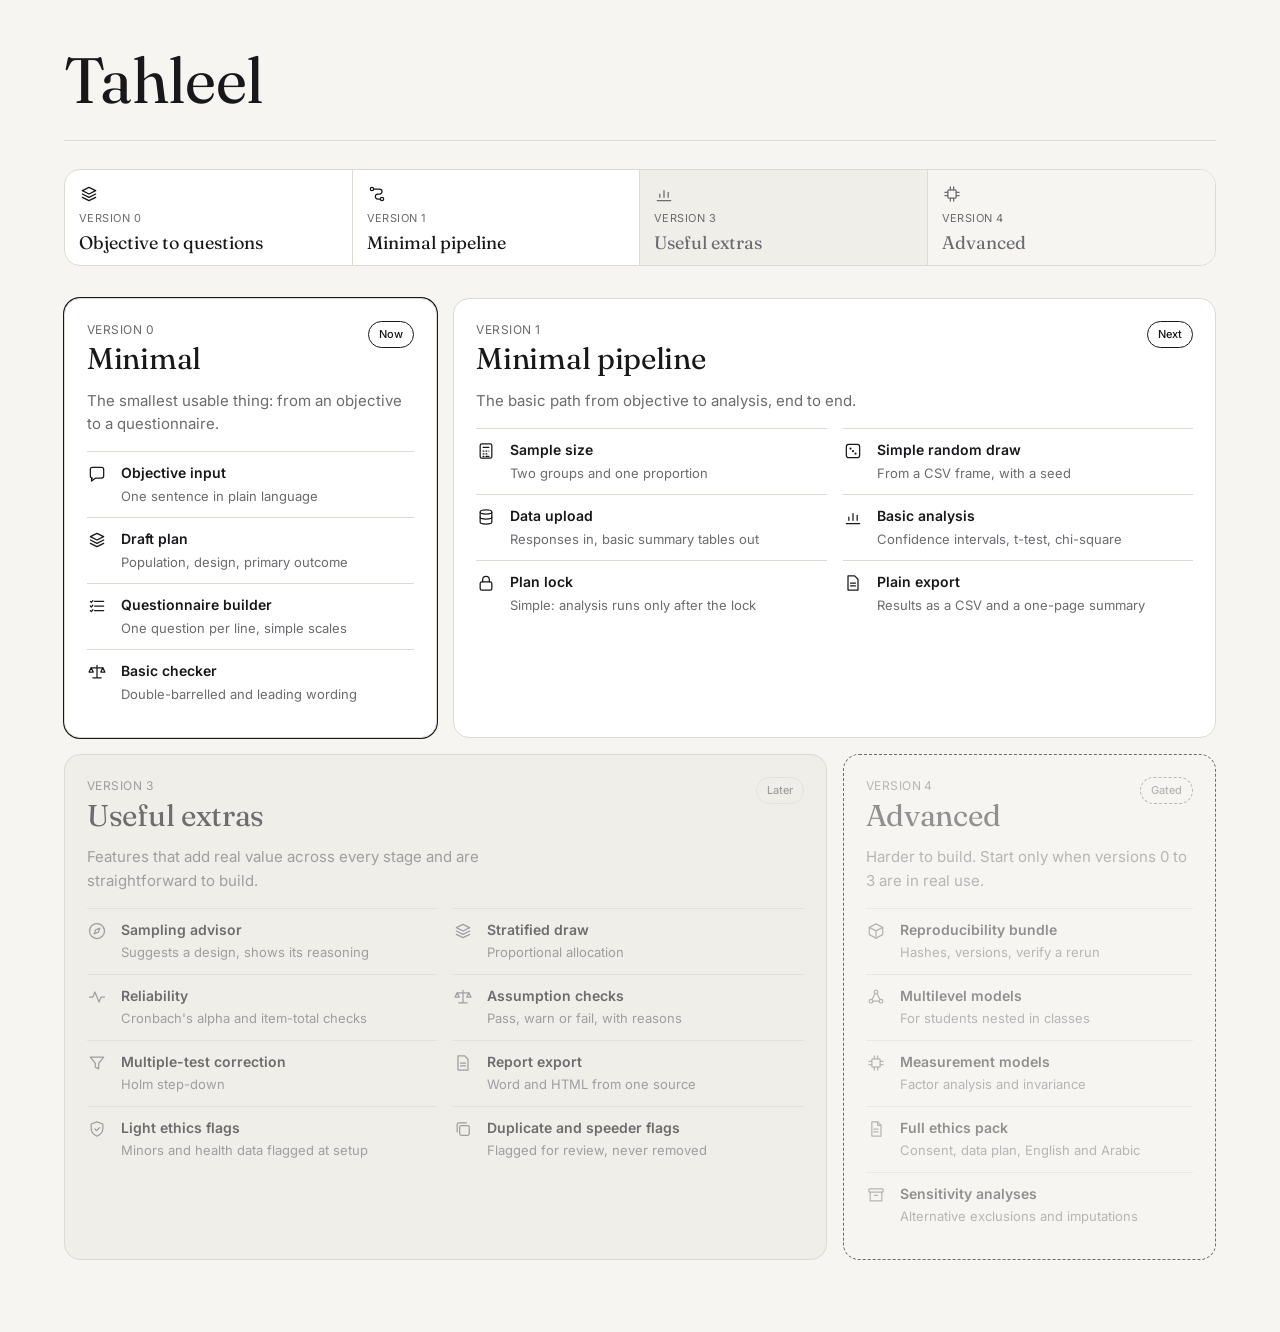
<file: archive/ui/features.html>
<!doctype html>
<html lang="en">
<head>
<meta charset="utf-8">
<meta name="viewport" content="width=device-width, initial-scale=1">
<title>Tahleel versions</title>
<link rel="preconnect" href="https://fonts.googleapis.com">
<link rel="preconnect" href="https://fonts.gstatic.com" crossorigin>
<link href="https://fonts.googleapis.com/css2?family=Fraunces:opsz,wght@9..144,400;9..144,500&family=Inter:wght@400;500;600&display=swap" rel="stylesheet">
<style>
  :root {
    --paper:#F6F5F1; --card:#FFFFFF; --ink:#18181B; --mute:#6B6B70; --line:#DCDAD2; --fill:#ECEAE3;
    --later:#EFEEE9;
  }
  * { box-sizing:border-box; }
  html, body { margin:0; background:var(--paper); color:var(--ink); font-family:'Inter', system-ui, sans-serif; font-size:15px; line-height:1.55; -webkit-font-smoothing:antialiased; }
  .wrap { max-width:1200px; margin:0 auto; padding:48px 24px 72px; }
  .serif { font-family:'Fraunces', Georgia, serif; font-weight:400; letter-spacing:-0.01em; }

  header { display:grid; grid-template-columns:1fr auto; gap:24px; align-items:end; padding-bottom:28px; border-bottom:1px solid var(--line); }
  h1 { font-size:64px; line-height:1; margin:0; }
  h1 .ar { font-family:system-ui, "Geeza Pro", "Noto Naskh Arabic", "Segoe UI", sans-serif; font-size:0.5em; color:var(--mute); margin-inline-start:12px; vertical-align:middle; }
  .lede { color:var(--mute); max-width:520px; margin:12px 0 0; }
  .legend { display:flex; gap:14px; flex-wrap:wrap; font-size:12px; color:var(--mute); }
  .legend span { display:inline-flex; align-items:center; gap:6px; }
  .sw { width:14px; height:14px; border-radius:4px; border:1px solid var(--line); display:inline-block; }
  .sw.now { background:var(--card); border-color:var(--ink); }
  .sw.next { background:var(--card); }
  .sw.later { background:var(--later); }
  .sw.gated { background:var(--paper); border-style:dashed; border-color:var(--mute); }

  .rail { display:grid; grid-template-columns:repeat(4, 1fr); margin:28px 0 32px; border:1px solid var(--line); border-radius:16px; overflow:hidden; background:var(--card); }
  .rail a { padding:14px 14px 12px; text-decoration:none; color:inherit; border-inline-end:1px solid var(--line); display:flex; flex-direction:column; gap:6px; }
  .rail a:last-child { border-inline-end:0; }
  .rail a:nth-child(-n+3) { }
  .rail .n { font-size:11px; color:var(--mute); letter-spacing:.04em; text-transform:uppercase; }
  .rail .t { font-family:'Fraunces', Georgia, serif; font-size:18px; line-height:1.1; }
  .rail svg { width:20px; height:20px; }
  .rail a.later { color:var(--mute); background:var(--later); }
  .rail a.gated { color:var(--mute); background:var(--paper); }
  .rail a:hover { background:var(--fill); }

  .bento { display:grid; grid-template-columns:repeat(12, 1fr); gap:16px; }
  .s-4 { grid-column:span 4; } .s-8 { grid-column:span 8; } .s-12 { grid-column:span 12; }

  .stage { border:1px solid var(--line); border-radius:16px; padding:22px; background:var(--card); position:relative; transition:transform .25s ease, background-color .25s ease; }
  .stage .head { display:flex; justify-content:space-between; align-items:flex-start; gap:12px; margin-bottom:14px; }
  .stage .kicker { font-size:12px; color:var(--mute); letter-spacing:.04em; text-transform:uppercase; }
  .stage h2 { font-size:30px; line-height:1.05; margin:4px 0 0; }
  .pill { font-size:11px; font-weight:500; padding:4px 10px; border-radius:999px; border:1px solid var(--ink); white-space:nowrap; }
  .pill.later { border-color:var(--line); color:var(--mute); }
  .pill.gated { border-color:var(--mute); color:var(--mute); border-style:dashed; }
  .goal { color:var(--mute); margin:0 0 16px; max-width:52ch; }

  .items { display:grid; grid-template-columns:1fr 1fr; gap:0 16px; margin:0; padding:0; list-style:none; }
  .items.one { grid-template-columns:1fr; }
    .items li { display:grid; grid-template-columns:24px 1fr; gap:10px; padding:10px 0; border-top:1px solid var(--line); }
  .items li svg { width:20px; height:20px; margin-top:2px; color:var(--ink); }
  .items b { display:block; font-weight:600; font-size:14px; }
  .items small { color:var(--mute); font-size:13px; }

  .stage.now { --dim:1; }
  .stage.next { --dim:.9; }
  .stage.later { --dim:.6; background:var(--later); }
  .stage.gated { --dim:.45; background:var(--paper); border-style:dashed; border-color:var(--mute); }
  .stage.later .items, .stage.later .goal, .stage.later .head,
  .stage.gated .items, .stage.gated .goal, .stage.gated .head { opacity:var(--dim); }
  .stage.later .items svg, .stage.gated .items svg { color:var(--mute); }

  .stage.now:hover, .stage.next:hover { transform:translateY(-2px); }
  .stage.now { box-shadow:0 0 0 1px var(--ink); }

  .reveal { opacity:0; transform:translateY(8px); transition:opacity .5s ease, transform .5s ease; }
  .reveal.in { opacity:1; transform:none; }

  footer { margin-top:32px; color:var(--mute); font-size:12px; display:flex; justify-content:space-between; gap:16px; flex-wrap:wrap; }

  @media (max-width: 900px) {
    h1 { font-size:44px; }
    header { grid-template-columns:1fr; }
    .rail { grid-template-columns:repeat(2, 1fr); }
    .rail a:nth-child(2n) { border-inline-end:0; }
    .rail a:nth-child(n+3) { border-top:1px solid var(--line); }
    .s-4, .s-8 { grid-column:span 12; }
  }
  @media (max-width: 560px) {
    .wrap { padding:32px 16px 56px; }
    .items { grid-template-columns:1fr; }
    .rail { grid-template-columns:repeat(2, 1fr); }
    .rail a:nth-child(2n) { border-inline-end:0; }
    .rail a:nth-child(n+3) { border-top:1px solid var(--line); }
  }
  @media (prefers-reduced-motion: reduce) {
    *, *::before { transition:none !important; animation:none !important; }
    .reveal { opacity:1; transform:none; }
  }
</style>
</head>
<body>
<svg width="0" height="0" style="position:absolute" aria-hidden="true">
  <defs>
    <symbol id="i-check" viewBox="0 0 24 24" fill="none" stroke="currentColor" stroke-width="1.5" stroke-linecap="round" stroke-linejoin="round"><circle cx="12" cy="12" r="9"/><path d="M8 12.5l2.5 2.5L16 9.5"/></symbol>
    <symbol id="i-chat" viewBox="0 0 24 24" fill="none" stroke="currentColor" stroke-width="1.5" stroke-linecap="round" stroke-linejoin="round"><path d="M4 6.5A2.5 2.5 0 0 1 6.5 4h11A2.5 2.5 0 0 1 20 6.5v8a2.5 2.5 0 0 1-2.5 2.5H10l-4.5 3.5V17H6.5A2.5 2.5 0 0 1 4 14.5z"/></symbol>
    <symbol id="i-cursor" viewBox="0 0 24 24" fill="none" stroke="currentColor" stroke-width="1.5" stroke-linecap="round" stroke-linejoin="round"><path d="M5 4l13 6-5.5 1.8L10 18z"/></symbol>
    <symbol id="i-route" viewBox="0 0 24 24" fill="none" stroke="currentColor" stroke-width="1.5" stroke-linecap="round" stroke-linejoin="round"><circle cx="6" cy="6" r="2"/><circle cx="18" cy="18" r="2"/><path d="M8 6h7a3 3 0 0 1 0 6h-2a3 3 0 0 0 0 6h3"/></symbol>
    <symbol id="i-db" viewBox="0 0 24 24" fill="none" stroke="currentColor" stroke-width="1.5" stroke-linecap="round" stroke-linejoin="round"><ellipse cx="12" cy="6" rx="7" ry="2.5"/><path d="M5 6v12c0 1.4 3.1 2.5 7 2.5s7-1.1 7-2.5V6"/><path d="M5 12c0 1.4 3.1 2.5 7 2.5s7-1.1 7-2.5"/></symbol>
    <symbol id="i-layers" viewBox="0 0 24 24" fill="none" stroke="currentColor" stroke-width="1.5" stroke-linecap="round" stroke-linejoin="round"><path d="M12 4l8 4-8 4-8-4z"/><path d="M4 12l8 4 8-4"/><path d="M4 16l8 4 8-4"/></symbol>
    <symbol id="i-calc" viewBox="0 0 24 24" fill="none" stroke="currentColor" stroke-width="1.5" stroke-linecap="round" stroke-linejoin="round"><rect x="5" y="3.5" width="14" height="17" rx="2"/><path d="M8.5 7.5h7"/><path d="M8.5 12h1M12 12h1M15.5 12h.01M8.5 15.5h1M12 15.5h1M8.5 18.5h1M12 18.5h3.5"/></symbol>
    <symbol id="i-list" viewBox="0 0 24 24" fill="none" stroke="currentColor" stroke-width="1.5" stroke-linecap="round" stroke-linejoin="round"><path d="M9 6.5h11M9 12h11M9 17.5h11"/><path d="M4 6.5l1.2 1.2L7 5.5M4 12l1.2 1.2L7 11M4 17.5l1.2 1.2L7 16.5"/></symbol>
    <symbol id="i-compass" viewBox="0 0 24 24" fill="none" stroke="currentColor" stroke-width="1.5" stroke-linecap="round" stroke-linejoin="round"><circle cx="12" cy="12" r="9"/><path d="M15.5 8.5l-2 5-5 2 2-5z"/></symbol>
    <symbol id="i-dice" viewBox="0 0 24 24" fill="none" stroke="currentColor" stroke-width="1.5" stroke-linecap="round" stroke-linejoin="round"><rect x="4" y="4" width="16" height="16" rx="3"/><circle cx="9" cy="9" r=".6"/><circle cx="15" cy="15" r=".6"/><circle cx="12" cy="12" r=".6"/></symbol>
    <symbol id="i-pulse" viewBox="0 0 24 24" fill="none" stroke="currentColor" stroke-width="1.5" stroke-linecap="round" stroke-linejoin="round"><path d="M3 12h4l2.5-6 5 12 2.5-6H21"/></symbol>
    <symbol id="i-shield" viewBox="0 0 24 24" fill="none" stroke="currentColor" stroke-width="1.5" stroke-linecap="round" stroke-linejoin="round"><path d="M12 3.5l7 2.5v5.5c0 4.2-2.9 7.6-7 9-4.1-1.4-7-4.8-7-9V6z"/><path d="M9.5 12l2 2 3.5-3.5"/></symbol>
    <symbol id="i-doc" viewBox="0 0 24 24" fill="none" stroke="currentColor" stroke-width="1.5" stroke-linecap="round" stroke-linejoin="round"><path d="M7 3.5h7l4 4v13H7z"/><path d="M14 3.5v4h4M9.5 12h5M9.5 15.5h5"/></symbol>
    <symbol id="i-folder" viewBox="0 0 24 24" fill="none" stroke="currentColor" stroke-width="1.5" stroke-linecap="round" stroke-linejoin="round"><path d="M3.5 7.5A2 2 0 0 1 5.5 5.5h4l2 2h7a2 2 0 0 1 2 2v7.5a2 2 0 0 1-2 2h-13a2 2 0 0 1-2-2z"/></symbol>
    <symbol id="i-funnel" viewBox="0 0 24 24" fill="none" stroke="currentColor" stroke-width="1.5" stroke-linecap="round" stroke-linejoin="round"><path d="M4 5h16l-6 7.5V19l-4-2v-4.5z"/></symbol>
    <symbol id="i-copy" viewBox="0 0 24 24" fill="none" stroke="currentColor" stroke-width="1.5" stroke-linecap="round" stroke-linejoin="round"><rect x="8" y="8" width="11.5" height="11.5" rx="2"/><path d="M5 15.5V6.5a2 2 0 0 1 2-2h9"/></symbol>
    <symbol id="i-scale" viewBox="0 0 24 24" fill="none" stroke="currentColor" stroke-width="1.5" stroke-linecap="round" stroke-linejoin="round"><path d="M12 4v15M7 19h10M5 7h14"/><path d="M5 7l-2.5 5h5zM19 7l-2.5 5h5z"/></symbol>
    <symbol id="i-chart" viewBox="0 0 24 24" fill="none" stroke="currentColor" stroke-width="1.5" stroke-linecap="round" stroke-linejoin="round"><path d="M4 20h16"/><path d="M7 16v-4M12 16V8M17 16v-6"/></symbol>
    <symbol id="i-lock" viewBox="0 0 24 24" fill="none" stroke="currentColor" stroke-width="1.5" stroke-linecap="round" stroke-linejoin="round"><rect x="5" y="10.5" width="14" height="10" rx="2"/><path d="M8 10.5V8a4 4 0 0 1 8 0v2.5"/></symbol>
    <symbol id="i-file" viewBox="0 0 24 24" fill="none" stroke="currentColor" stroke-width="1.5" stroke-linecap="round" stroke-linejoin="round"><path d="M6 3.5h8l4 4v13H6z"/><path d="M9 12h6M9 15.5h6"/></symbol>
    <symbol id="i-box" viewBox="0 0 24 24" fill="none" stroke="currentColor" stroke-width="1.5" stroke-linecap="round" stroke-linejoin="round"><path d="M12 3.5l8 4.2v8.6l-8 4.2-8-4.2V7.7z"/><path d="M4 7.7l8 4.2 8-4.2M12 11.9v8.6"/></symbol>
    <symbol id="i-plus" viewBox="0 0 24 24" fill="none" stroke="currentColor" stroke-width="1.5" stroke-linecap="round" stroke-linejoin="round"><circle cx="12" cy="12" r="9"/><path d="M12 8v8M8 12h8"/></symbol>
    <symbol id="i-globe" viewBox="0 0 24 24" fill="none" stroke="currentColor" stroke-width="1.5" stroke-linecap="round" stroke-linejoin="round"><circle cx="12" cy="12" r="9"/><path d="M3 12h18M12 3c2.5 2.6 2.5 15.4 0 18M12 3c-2.5 2.6-2.5 15.4 0 18"/></symbol>
    <symbol id="i-nodes" viewBox="0 0 24 24" fill="none" stroke="currentColor" stroke-width="1.5" stroke-linecap="round" stroke-linejoin="round"><circle cx="12" cy="6" r="2.2"/><circle cx="6" cy="17" r="2.2"/><circle cx="18" cy="17" r="2.2"/><path d="M10.8 7.8L7.2 15.2M13.2 7.8l3.6 7.4M8.2 17h7.6"/></symbol>
    <symbol id="i-cpu" viewBox="0 0 24 24" fill="none" stroke="currentColor" stroke-width="1.5" stroke-linecap="round" stroke-linejoin="round"><rect x="7" y="7" width="10" height="10" rx="1.5"/><path d="M10 3.5v3.5M14 3.5v3.5M10 17v3.5M14 17v3.5M3.5 10h3.5M3.5 14h3.5M17 10h3.5M17 14h3.5"/></symbol>
    <symbol id="i-archive" viewBox="0 0 24 24" fill="none" stroke="currentColor" stroke-width="1.5" stroke-linecap="round" stroke-linejoin="round"><rect x="3.5" y="4.5" width="17" height="4" rx="1"/><path d="M5 8.5v10.5h14V8.5M10 12.5h4"/></symbol>
  </defs>
</svg>

<div class="wrap">
  <header>
    <div>
      <h1 class="serif">Tahleel</h1>
    </div>
  </header>

  <nav class="rail reveal" aria-label="Versions">
    <a href="#v0" class="now"><svg><use href="#i-layers"/></svg><span class="n">Version 0</span><span class="t">Objective to questions</span></a>
    <a href="#v1" class="next"><svg><use href="#i-route"/></svg><span class="n">Version 1</span><span class="t">Minimal pipeline</span></a>
    <a href="#v3" class="later"><svg><use href="#i-chart"/></svg><span class="n">Version 3</span><span class="t">Useful extras</span></a>
    <a href="#v4" class="gated"><svg><use href="#i-cpu"/></svg><span class="n">Version 4</span><span class="t">Advanced</span></a>
  </nav>

  <section class="bento">
    <article id="v0" class="stage now s-4 reveal">
      <div class="head"><div><div class="kicker">Version 0</div><h2 class="serif">Minimal</h2></div><span class="pill">Now</span></div>
      <p class="goal">The smallest usable thing: from an objective to a questionnaire.</p>
      <ul class="items one">
        <li><svg><use href="#i-chat"/></svg><div><b>Objective input</b><small>One sentence in plain language</small></div></li>
        <li><svg><use href="#i-layers"/></svg><div><b>Draft plan</b><small>Population, design, primary outcome</small></div></li>
        <li><svg><use href="#i-list"/></svg><div><b>Questionnaire builder</b><small>One question per line, simple scales</small></div></li>
        <li><svg><use href="#i-scale"/></svg><div><b>Basic checker</b><small>Double-barrelled and leading wording</small></div></li>
      </ul>
    </article>

    <article id="v1" class="stage next s-8 reveal">
      <div class="head"><div><div class="kicker">Version 1</div><h2 class="serif">Minimal pipeline</h2></div><span class="pill">Next</span></div>
      <p class="goal">The basic path from objective to analysis, end to end.</p>
      <ul class="items">
        <li><svg><use href="#i-calc"/></svg><div><b>Sample size</b><small>Two groups and one proportion</small></div></li>
        <li><svg><use href="#i-dice"/></svg><div><b>Simple random draw</b><small>From a CSV frame, with a seed</small></div></li>
        <li><svg><use href="#i-db"/></svg><div><b>Data upload</b><small>Responses in, basic summary tables out</small></div></li>
        <li><svg><use href="#i-chart"/></svg><div><b>Basic analysis</b><small>Confidence intervals, t-test, chi-square</small></div></li>
        <li><svg><use href="#i-lock"/></svg><div><b>Plan lock</b><small>Simple: analysis runs only after the lock</small></div></li>
        <li><svg><use href="#i-file"/></svg><div><b>Plain export</b><small>Results as a CSV and a one-page summary</small></div></li>
      </ul>
    </article>

    <article id="v3" class="stage later s-8 reveal">
      <div class="head"><div><div class="kicker">Version 3</div><h2 class="serif">Useful extras</h2></div><span class="pill later">Later</span></div>
      <p class="goal">Features that add real value across every stage and are straightforward to build.</p>
      <ul class="items">
        <li><svg><use href="#i-compass"/></svg><div><b>Sampling advisor</b><small>Suggests a design, shows its reasoning</small></div></li>
        <li><svg><use href="#i-layers"/></svg><div><b>Stratified draw</b><small>Proportional allocation</small></div></li>
        <li><svg><use href="#i-pulse"/></svg><div><b>Reliability</b><small>Cronbach's alpha and item-total checks</small></div></li>
        <li><svg><use href="#i-scale"/></svg><div><b>Assumption checks</b><small>Pass, warn or fail, with reasons</small></div></li>
        <li><svg><use href="#i-funnel"/></svg><div><b>Multiple-test correction</b><small>Holm step-down</small></div></li>
        <li><svg><use href="#i-file"/></svg><div><b>Report export</b><small>Word and HTML from one source</small></div></li>
        <li><svg><use href="#i-shield"/></svg><div><b>Light ethics flags</b><small>Minors and health data flagged at setup</small></div></li>
        <li><svg><use href="#i-copy"/></svg><div><b>Duplicate and speeder flags</b><small>Flagged for review, never removed</small></div></li>
      </ul>
    </article>

    <article id="v4" class="stage gated s-4 reveal">
      <div class="head"><div><div class="kicker">Version 4</div><h2 class="serif">Advanced</h2></div><span class="pill gated">Gated</span></div>
      <p class="goal">Harder to build. Start only when versions 0 to 3 are in real use.</p>
      <ul class="items one">
        <li><svg><use href="#i-box"/></svg><div><b>Reproducibility bundle</b><small>Hashes, versions, verify a rerun</small></div></li>
        <li><svg><use href="#i-nodes"/></svg><div><b>Multilevel models</b><small>For students nested in classes</small></div></li>
        <li><svg><use href="#i-cpu"/></svg><div><b>Measurement models</b><small>Factor analysis and invariance</small></div></li>
        <li><svg><use href="#i-doc"/></svg><div><b>Full ethics pack</b><small>Consent, data plan, English and Arabic</small></div></li>
        <li><svg><use href="#i-archive"/></svg><div><b>Sensitivity analyses</b><small>Alternative exclusions and imputations</small></div></li>
      </ul>
    </article>
  </section>
</div>

<script>
  (function () {
    var els = document.querySelectorAll('.reveal');
    if (!('IntersectionObserver' in window)) { els.forEach(function (e) { e.classList.add('in'); }); return; }
    var io = new IntersectionObserver(function (entries) {
      entries.forEach(function (en) {
        if (en.isIntersecting) { en.target.classList.add('in'); io.unobserve(en.target); }
      });
    }, { threshold: 0.12 });
    els.forEach(function (e, i) { e.style.transitionDelay = (i % 6) * 60 + 'ms'; io.observe(e); });
  })();
</script>
</body>
</html>
</file>
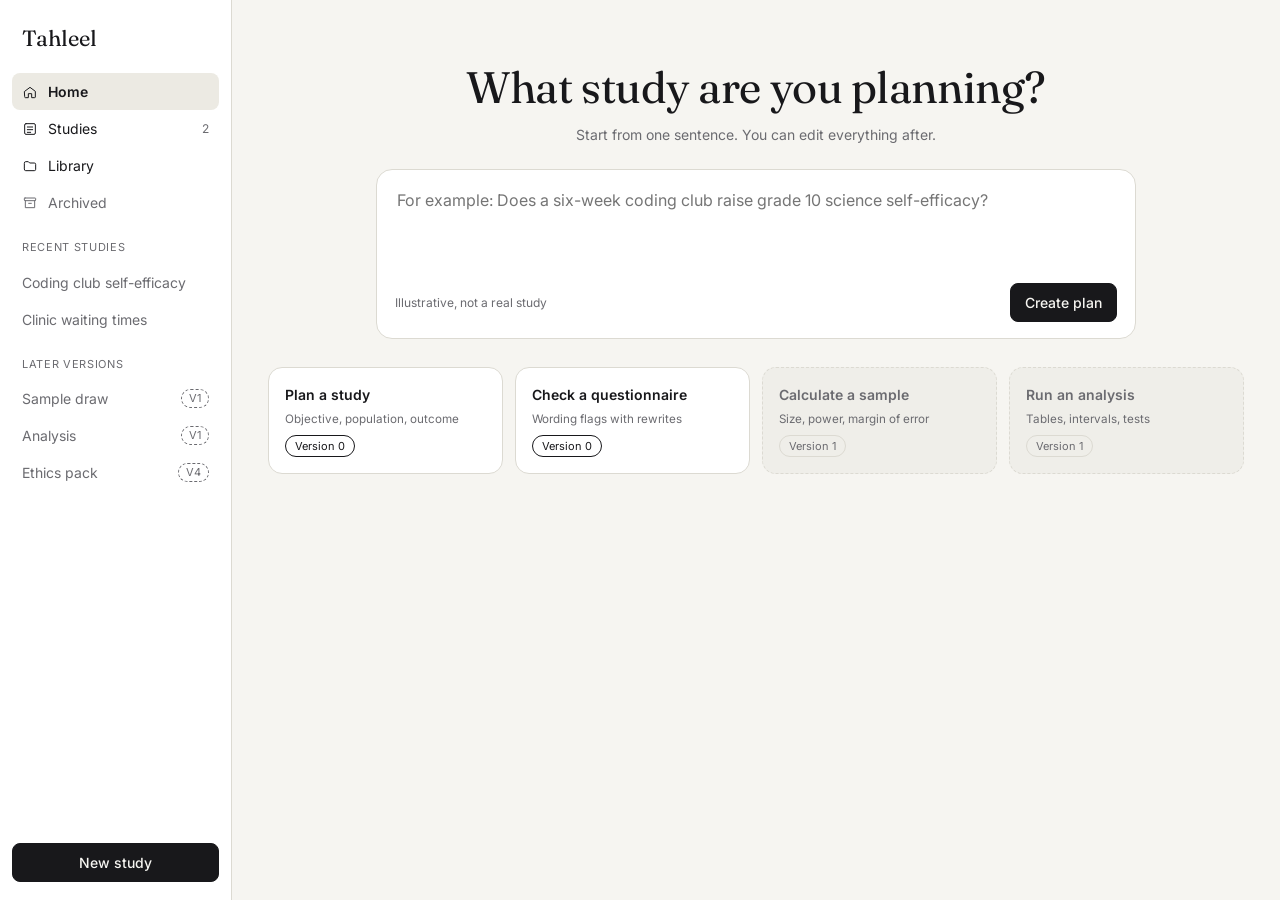
<file: archive/ui/ui-01-base.html>
<!doctype html>
<html lang="en">
<head>
<meta charset="utf-8">
<meta name="viewport" content="width=device-width, initial-scale=1">
<title>Tahleel UI draft 01</title>
<!-- Draft 01. Takes: sidebar project list (Rayyan), prompt-first home and task cards (SciSpace), folder tree, table and right panel (Anara). Content is illustrative. -->
<link rel="preconnect" href="https://fonts.googleapis.com">
<link rel="preconnect" href="https://fonts.gstatic.com" crossorigin>
<link href="https://fonts.googleapis.com/css2?family=Fraunces:opsz,wght@9..144,400;9..144,500&family=Inter:wght@400;500;600&display=swap" rel="stylesheet">
<style>
  :root { --paper:#F6F5F1; --card:#FFFFFF; --ink:#18181B; --mute:#6B6B70; --line:#DCDAD2; --fill:#ECEAE3; --later:#EFEEE9; }
  * { box-sizing:border-box; }
  html, body { margin:0; height:100%; background:var(--paper); color:var(--ink); font-family:'Inter', system-ui, sans-serif; font-size:14px; line-height:1.5; -webkit-font-smoothing:antialiased; }
  .serif { font-family:'Fraunces', Georgia, serif; font-weight:400; letter-spacing:-0.01em; }
  button, input, textarea, select { font:inherit; color:inherit; }
  button { cursor:pointer; }

  .app { display:grid; grid-template-columns:232px 1fr; min-height:100vh; }
  aside { border-right:1px solid var(--line); background:var(--card); padding:18px 12px; display:flex; flex-direction:column; gap:4px; }
  .brand { font-family:'Fraunces', Georgia, serif; font-size:22px; padding:4px 10px 14px; }
  .nav a, .nav button { display:flex; align-items:center; gap:10px; width:100%; padding:8px 10px; border:0; background:none; border-radius:8px; text-align:left; text-decoration:none; color:var(--ink); }
  .nav a:hover, .nav button:hover { background:var(--fill); }
  .nav a.active { background:var(--fill); font-weight:600; }
  .nav .count { margin-inline-start:auto; font-size:12px; color:var(--mute); }
  .nav .soon { margin-inline-start:auto; font-size:11px; color:var(--mute); border:1px dashed var(--mute); border-radius:999px; padding:0 7px; }
  .nav a.off, .nav button.off { color:var(--mute); }
  .label { font-size:11px; letter-spacing:.06em; text-transform:uppercase; color:var(--mute); padding:14px 10px 4px; }
  .new { margin-top:auto; }
  .btn { border:1px solid var(--ink); background:var(--ink); color:var(--paper); padding:8px 14px; border-radius:8px; font-weight:500; }
  .btn.ghost { background:transparent; color:var(--ink); border-color:var(--line); }
  .btn[disabled] { opacity:.45; cursor:not-allowed; }
  .ico { width:16px; height:16px; flex:none; }

  main { padding:28px 36px 48px; min-width:0; }
  .top { display:flex; align-items:center; justify-content:space-between; gap:16px; margin-bottom:24px; }
  h1 { font-size:36px; line-height:1.1; margin:0; }
  .mute { color:var(--mute); }
  .pill { font-size:11px; padding:2px 9px; border-radius:999px; border:1px solid var(--line); color:var(--mute); white-space:nowrap; }
  .pill.now { border-color:var(--ink); color:var(--ink); }

  .view { display:none; }
  .view.on { display:block; }

  /* home */
  .prompt { background:var(--card); border:1px solid var(--line); border-radius:16px; padding:16px 18px; max-width:760px; margin:24px auto 0; }
  .prompt textarea { width:100%; min-height:84px; border:0; outline:none; resize:none; background:transparent; font-size:16px; }
  .prompt .row { display:flex; justify-content:space-between; align-items:center; margin-top:8px; gap:8px; }
  .hero { text-align:center; margin-top:36px; }
  .hero h2 { font-size:44px; line-height:1.05; margin:0; }
  .tasks { display:grid; grid-template-columns:repeat(4, 1fr); gap:12px; max-width:980px; margin:28px auto 0; }
  .task { background:var(--card); border:1px solid var(--line); border-radius:14px; padding:16px; text-align:left; display:flex; flex-direction:column; gap:6px; }
  .task:hover:not([disabled]) { transform:translateY(-2px); }
  .task[disabled] { background:var(--later); color:var(--mute); cursor:not-allowed; border-style:dashed; }
  .task b { font-weight:600; }
  .task small { color:var(--mute); }
  .task { transition:transform .2s ease; }

  /* studies table */
  .table { background:var(--card); border:1px solid var(--line); border-radius:14px; overflow:hidden; }
  .table .tr { display:grid; grid-template-columns:2.4fr 1fr 1fr 1fr 40px; gap:12px; align-items:center; padding:14px 18px; border-top:1px solid var(--line); }
  .table .tr:first-child { border-top:0; background:var(--paper); font-size:12px; color:var(--mute); text-transform:uppercase; letter-spacing:.05em; }
  .table .tr.row { cursor:pointer; }
  .table .tr.row:hover { background:var(--fill); }
  .table .tr b { font-weight:600; }

  /* study view */
  .study { display:grid; grid-template-columns:1fr 300px; gap:16px; }
  .panel { background:var(--card); border:1px solid var(--line); border-radius:14px; padding:20px; }
  .steps { display:flex; gap:6px; flex-wrap:wrap; margin-bottom:18px; }
  .steps button { border:1px solid var(--line); background:var(--card); border-radius:999px; padding:6px 12px; font-size:13px; }
  .steps button.on { background:var(--ink); color:var(--paper); border-color:var(--ink); }
  .steps button[disabled] { background:var(--later); color:var(--mute); border-style:dashed; cursor:not-allowed; }
  .steps button[disabled] small { font-size:10px; margin-left:4px; }
  .qbox { width:100%; min-height:260px; border:1px solid var(--line); border-radius:10px; padding:12px; font-size:15px; line-height:1.7; resize:vertical; background:var(--paper); outline:none; }
  .qbox:focus { border-color:var(--ink); }
  .flag { border-top:1px solid var(--line); padding:10px 0; }
  .flag:first-of-type { border-top:0; padding-top:0; }
  .flag b { display:block; font-weight:600; font-size:13px; }
  .flag small { color:var(--mute); }
  .hidden { display:none !important; }

  @media (max-width: 900px) {
    .app { grid-template-columns:1fr; }
    aside { border-right:0; border-bottom:1px solid var(--line); }
    .tasks { grid-template-columns:1fr 1fr; }
    .study { grid-template-columns:1fr; }
    main { padding:20px 16px; }
  }
  @media (prefers-reduced-motion: reduce) { *, *::before { transition:none !important; animation:none !important; } }
</style>
</head>
<body>
<div class="app">
  <aside>
    <div class="brand">Tahleel</div>
    <nav class="nav">
      <a href="#home" data-nav="home"><svg class="ico" viewBox="0 0 24 24" fill="none" stroke="currentColor" stroke-width="1.5" stroke-linecap="round" stroke-linejoin="round"><path d="M4 11l8-6 8 6v8.5a1 1 0 0 1-1 1h-4.5v-6h-5v6H5a1 1 0 0 1-1-1z"/></svg>Home</a>
      <a href="#studies" data-nav="studies"><svg class="ico" viewBox="0 0 24 24" fill="none" stroke="currentColor" stroke-width="1.5" stroke-linecap="round" stroke-linejoin="round"><rect x="4" y="4" width="16" height="16" rx="2"/><path d="M8 9h8M8 13h8M8 17h5"/></svg>Studies<span class="count">2</span></a>
      <a href="#library" data-nav="library"><svg class="ico" viewBox="0 0 24 24" fill="none" stroke="currentColor" stroke-width="1.5" stroke-linecap="round" stroke-linejoin="round"><path d="M3.5 7.5A2 2 0 0 1 5.5 5.5h4l2 2h7a2 2 0 0 1 2 2v7.5a2 2 0 0 1-2 2h-13a2 2 0 0 1-2-2z"/></svg>Library</a>
      <a href="#archived" data-nav="archived" class="off"><svg class="ico" viewBox="0 0 24 24" fill="none" stroke="currentColor" stroke-width="1.5" stroke-linecap="round" stroke-linejoin="round"><rect x="3.5" y="4.5" width="17" height="4" rx="1"/><path d="M5 8.5v10.5h14V8.5M10 12.5h4"/></svg>Archived</a>
    </nav>

    <div class="label">Recent studies</div>
    <nav class="nav">
      <a href="#study" class="off">Coding club self-efficacy</a>
      <a href="#study" class="off">Clinic waiting times</a>
    </nav>

    <div class="label">Later versions</div>
    <nav class="nav">
      <button class="off" disabled>Sample draw <span class="soon">V1</span></button>
      <button class="off" disabled>Analysis <span class="soon">V1</span></button>
      <button class="off" disabled>Ethics pack <span class="soon">V4</span></button>
    </nav>

    <div class="new">
      <button class="btn" style="width:100%" onclick="location.hash='#home'">New study</button>
    </div>
  </aside>

  <main>
    <!-- HOME -->
    <section class="view" id="view-home">
      <div class="hero">
        <h2 class="serif">What study are you planning?</h2>
        <p class="mute">Start from one sentence. You can edit everything after.</p>
      </div>
      <div class="prompt">
        <textarea placeholder="For example: Does a six-week coding club raise grade 10 science self-efficacy?"></textarea>
        <div class="row">
          <span class="mute" style="font-size:12px">Illustrative, not a real study</span>
          <button class="btn" onclick="location.hash='#study'">Create plan</button>
        </div>
      </div>
      <div class="tasks">
        <button class="task" onclick="location.hash='#study'"><b>Plan a study</b><small>Objective, population, outcome</small><span class="pill now" style="align-self:flex-start">Version 0</span></button>
        <button class="task" onclick="location.hash='#study'"><b>Check a questionnaire</b><small>Wording flags with rewrites</small><span class="pill now" style="align-self:flex-start">Version 0</span></button>
        <button class="task" disabled><b>Calculate a sample</b><small>Size, power, margin of error</small><span class="pill" style="align-self:flex-start">Version 1</span></button>
        <button class="task" disabled><b>Run an analysis</b><small>Tables, intervals, tests</small><span class="pill" style="align-self:flex-start">Version 1</span></button>
      </div>
    </section>

    <!-- STUDIES (Rayyan-style list of separate projects) -->
    <section class="view" id="view-studies">
      <div class="top">
        <div><h1 class="serif">Studies</h1><p class="mute" style="margin:6px 0 0">Each study is separate, with its own plan, questionnaire and data.</p></div>
        <button class="btn" onclick="location.hash='#home'">New study</button>
      </div>
      <div class="table">
        <div class="tr"><div>Study</div><div>Stage</div><div>Updated</div><div>Owner</div><div></div></div>
        <div class="tr row" onclick="location.hash='#study'"><div><b>Coding club self-efficacy</b><br><span class="mute" style="font-size:12px">Illustrative</span></div><div><span class="pill now">Plan</span></div><div class="mute">Today</div><div class="mute">You</div><div>›</div></div>
        <div class="tr row" onclick="location.hash='#study'"><div><b>Clinic waiting times</b><br><span class="mute" style="font-size:12px">Illustrative</span></div><div><span class="pill">Questionnaire</span></div><div class="mute">Yesterday</div><div class="mute">You</div><div>›</div></div>
      </div>
    </section>

    <!-- LIBRARY (Anara-style folder and table) -->
    <section class="view" id="view-library">
      <div class="top"><div><h1 class="serif">Library</h1><p class="mute" style="margin:6px 0 0">Scales, questionnaires and frames you reuse across studies.</p></div></div>
      <div class="table">
        <div class="tr"><div>Item</div><div>Type</div><div>Used in</div><div></div><div></div></div>
        <div class="tr"><div><b>Science self-efficacy (5 items)</b></div><div class="mute">Scale</div><div class="mute">1 study</div><div></div><div>›</div></div>
        <div class="tr"><div><b>Simulated student frame</b></div><div class="mute">Frame</div><div class="mute">0 studies</div><div></div><div>›</div></div>
      </div>
    </section>

    <!-- ARCHIVED (empty state) -->
    <section class="view" id="view-archived">
      <div class="top"><div><h1 class="serif">Archived</h1><p class="mute" style="margin:6px 0 0">Finished or paused studies. Nothing is deleted.</p></div></div>
      <div class="panel" style="text-align:center; padding:48px"><p class="mute">No archived studies yet.</p></div>
    </section>

    <!-- STUDY (one study, stage tabs, right panel) -->
    <section class="view" id="view-study">
      <div class="top">
        <div><div class="mute" style="font-size:12px">Coding club self-efficacy · Plan</div><h1 class="serif" style="font-size:30px">Coding club self-efficacy</h1></div>
        <button class="btn ghost" onclick="location.hash='#studies'">Back to studies</button>
      </div>
      <div class="steps" role="tablist">
        <button class="on" data-step="objective">Objective</button>
        <button data-step="plan">Plan</button>
        <button data-step="questionnaire">Questionnaire</button>
        <button disabled data-step="sample">Sample <small>V1</small></button>
        <button disabled data-step="data">Data <small>V1</small></button>
        <button disabled data-step="analysis">Analysis <small>V1</small></button>
        <button disabled data-step="report">Report <small>V1</small></button>
      </div>
      <div class="study">
        <div class="panel">
          <div data-pane="objective">
            <h3 class="serif" style="font-size:22px;margin:0 0 8px">Objective</h3>
            <p class="mute" style="margin:0 0 12px">One sentence. The plan is built from it.</p>
            <textarea class="qbox" style="min-height:120px">Does a six-week coding club raise grade 10 science self-efficacy compared with a comparison group?</textarea>
          </div>
          <div data-pane="plan" class="hidden">
            <h3 class="serif" style="font-size:22px;margin:0 0 8px">Plan</h3>
            <p class="mute">Population: grade 10 students. Design: pre/post with comparison. Primary outcome: science self-efficacy. Per-group sample (illustrative): 175.</p>
          </div>
          <div data-pane="questionnaire" class="hidden">
            <h3 class="serif" style="font-size:22px;margin:0 0 8px">Questionnaire</h3>
            <p class="mute" style="margin:0 0 12px">One question per line.</p>
            <textarea class="qbox">How satisfied are you with the teaching and the facilities?
Don't you agree that coding is useful for science?
I feel confident solving science problems.</textarea>
          </div>
        </div>
        <aside class="panel" style="border-left:1px solid var(--line)">
          <div class="label" style="padding:0 0 8px">Checks</div>
          <div class="flag"><b>Line 1 · Double-barrelled</b><small>Two ideas joined by "and". Suggested: split into two questions.</small></div>
          <div class="flag"><b>Line 2 · Leading</b><small>"Don't you agree". Suggested: ask neutrally.</small></div>
          <div class="flag"><b>Line 3 · No flags</b><small>Looks clear.</small></div>
        </aside>
      </div>
    </section>
  </main>
</div>

<script>
  var views = ['home','studies','library','archived','study'];
  function route() {
    var h = (location.hash || '#home').slice(1);
    if (views.indexOf(h) < 0) h = 'home';
    views.forEach(function (v) { document.getElementById('view-' + v).classList.toggle('on', v === h); });
    document.querySelectorAll('[data-nav]').forEach(function (a) { a.classList.toggle('active', a.dataset.nav === h); });
  }
  window.addEventListener('hashchange', route);
  route();

  document.querySelectorAll('.steps button:not([disabled])').forEach(function (b) {
    b.addEventListener('click', function () {
      document.querySelectorAll('.steps button').forEach(function (x) { x.classList.toggle('on', x === b); });
      document.querySelectorAll('[data-pane]').forEach(function (p) { p.classList.toggle('hidden', p.dataset.pane !== b.dataset.step); });
    });
  });
</script>
</body>
</html>
</file>
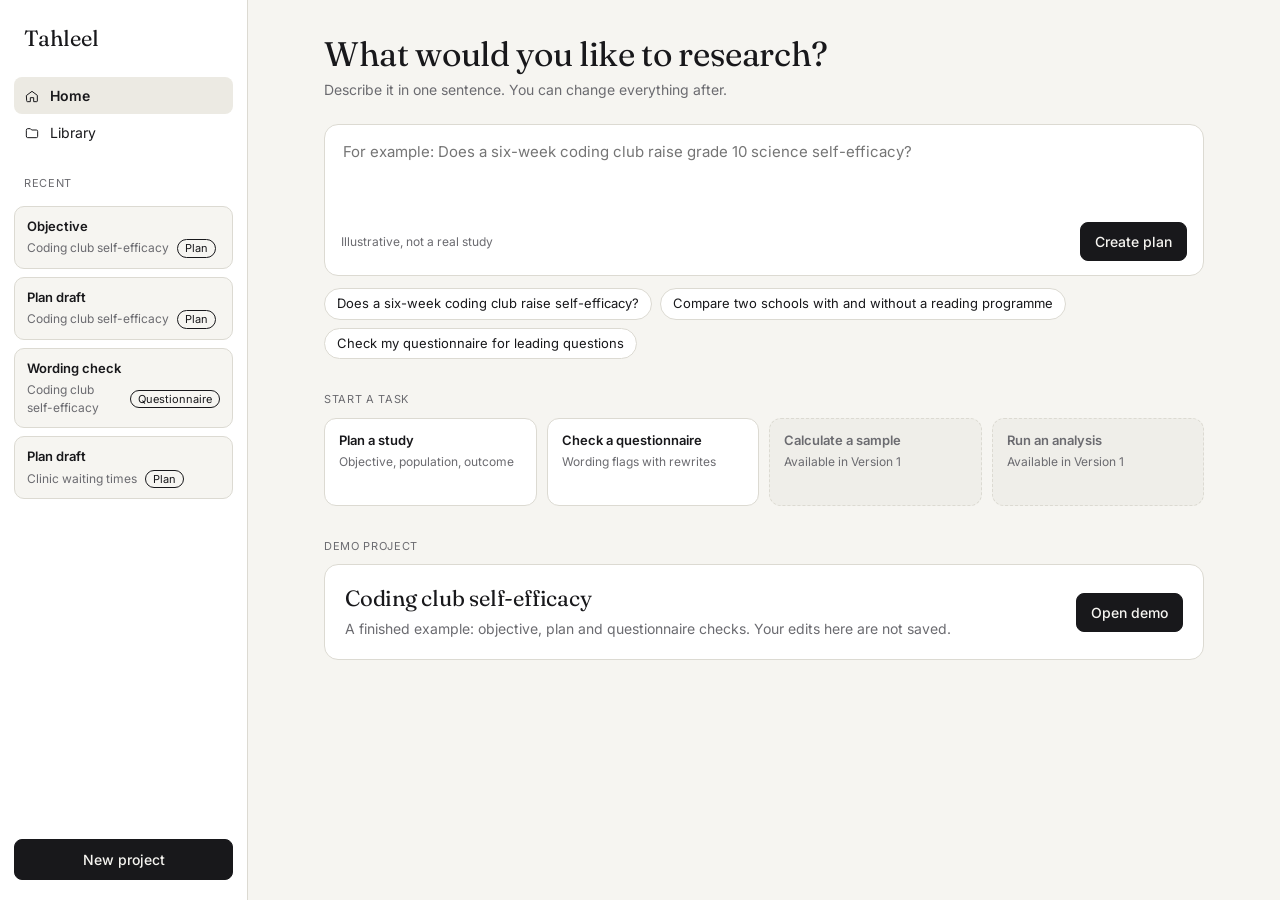
<file: archive/ui/ui-02-projects.html>
<!doctype html>
<html lang="en">
<head>
<meta charset="utf-8">
<meta name="viewport" content="width=device-width, initial-scale=1">
<title>Tahleel UI draft 02</title>
<!-- Draft 02. Changes from 01: Studies renamed to Projects; Library is a folder directory; Recent cards in the sidebar; project home with what was done per stage; demo project with sample queries. Content is illustrative. -->
<link rel="preconnect" href="https://fonts.googleapis.com">
<link rel="preconnect" href="https://fonts.gstatic.com" crossorigin>
<link href="https://fonts.googleapis.com/css2?family=Fraunces:opsz,wght@9..144,400;9..144,500&family=Inter:wght@400;500;600&display=swap" rel="stylesheet">
<style>
  :root { --paper:#F6F5F1; --card:#FFFFFF; --ink:#18181B; --mute:#6B6B70; --line:#DCDAD2; --fill:#ECEAE3; --later:#EFEEE9; }
  * { box-sizing:border-box; }
  html, body { margin:0; min-height:100%; background:var(--paper); color:var(--ink); font-family:'Inter', system-ui, sans-serif; font-size:14px; line-height:1.5; -webkit-font-smoothing:antialiased; }
  button, textarea { font:inherit; color:inherit; }
  button { cursor:pointer; }
  .serif { font-family:'Fraunces', Georgia, serif; font-weight:400; letter-spacing:-0.01em; margin:0; }
  .mute { color:var(--mute); }
  .hidden { display:none !important; }

  .app { display:grid; grid-template-columns:248px 1fr; min-height:100vh; }
  aside { background:var(--card); border-right:1px solid var(--line); padding:20px 14px; display:flex; flex-direction:column; gap:6px; position:sticky; top:0; height:100vh; overflow-y:auto; }
  .brand { font-family:'Fraunces', Georgia, serif; font-size:22px; padding:2px 10px 16px; }
  .nav button { display:flex; align-items:center; gap:10px; width:100%; padding:8px 10px; border:0; background:none; border-radius:8px; text-align:left; }
  .nav button:hover { background:var(--fill); }
  .nav button.on { background:var(--fill); font-weight:600; }
  .ico { width:16px; height:16px; flex:none; }
  .label { font-size:11px; letter-spacing:.06em; text-transform:uppercase; color:var(--mute); padding:18px 10px 8px; }
  .recent { display:flex; flex-direction:column; gap:8px; }
  .rcard { text-align:left; background:var(--paper); border:1px solid var(--line); border-radius:10px; padding:10px 12px; display:flex; flex-direction:column; gap:3px; }
  .rcard:hover { background:var(--fill); }
  .rcard b { font-size:13px; font-weight:600; }
  .rcard .meta { display:flex; justify-content:space-between; align-items:center; gap:8px; font-size:12px; color:var(--mute); }
  .type { font-size:11px; border:1px solid var(--ink); border-radius:999px; padding:0 7px; color:var(--ink); white-space:nowrap; }
  .newbtn { margin-top:auto; border:1px solid var(--ink); background:var(--ink); color:var(--paper); padding:9px 14px; border-radius:8px; font-weight:500; }

  main { min-width:0; padding:36px 40px 56px; }
  .wrap { max-width:880px; margin:0 auto; }
  .pagehead { display:flex; justify-content:space-between; align-items:flex-end; gap:16px; margin-bottom:24px; }
  h1 { font-size:34px; line-height:1.1; }
  h2 { font-size:22px; line-height:1.2; }
  .sub { color:var(--mute); margin:6px 0 0; }
  .btn { border:1px solid var(--ink); background:var(--ink); color:var(--paper); padding:8px 14px; border-radius:8px; font-weight:500; white-space:nowrap; }
  .btn.ghost { background:transparent; color:var(--ink); border-color:var(--line); }
  .pill { font-size:11px; padding:2px 9px; border-radius:999px; border:1px solid var(--line); color:var(--mute); white-space:nowrap; }
  .pill.done { border-color:var(--ink); color:var(--ink); }
  .pill.wip { border-color:var(--mute); color:var(--ink); }
  .pill.locked { border-style:dashed; }

  .card { background:var(--card); border:1px solid var(--line); border-radius:14px; padding:20px; }
  .card.locked { background:var(--later); border-style:dashed; color:var(--mute); }

  /* home */
  .prompt { background:var(--card); border:1px solid var(--line); border-radius:14px; padding:14px 16px; }
  .prompt textarea { width:100%; min-height:72px; border:0; outline:none; resize:none; background:transparent; font-size:15px; }
  .prompt .row { display:flex; justify-content:space-between; align-items:center; gap:8px; margin-top:6px; }
  .chips { display:flex; flex-wrap:wrap; gap:8px; margin:12px 0 0; }
  .chip { border:1px solid var(--line); background:var(--card); border-radius:999px; padding:5px 12px; font-size:13px; }
  .chip:hover { background:var(--fill); }
  .section { margin-top:32px; }
  .section > .label { padding:0 0 10px; }
  .tasks { display:grid; grid-template-columns:repeat(4, 1fr); gap:10px; }
  .task { background:var(--card); border:1px solid var(--line); border-radius:12px; padding:12px 14px; text-align:left; display:flex; flex-direction:column; gap:4px; min-height:88px; }
  .task:hover:not([disabled]) { background:var(--fill); }
  .task b { font-weight:600; font-size:13px; }
  .task small { color:var(--mute); font-size:12px; line-height:1.35; }
  .task[disabled] { background:var(--later); border-style:dashed; color:var(--mute); cursor:not-allowed; }
  .demo { display:flex; justify-content:space-between; align-items:center; gap:16px; }
  .demo .queries { margin-top:10px; display:flex; flex-direction:column; gap:6px; }
  .demo .queries button { text-align:left; border:0; background:none; padding:4px 0; color:var(--ink); }
  .demo .queries button:hover { text-decoration:underline; }

  /* library */
  .folder { background:var(--card); border:1px solid var(--line); border-radius:14px; margin-bottom:12px; overflow:hidden; }
  .folder > button { width:100%; display:flex; align-items:center; gap:10px; padding:14px 18px; border:0; background:none; text-align:left; font-weight:600; font-size:15px; }
  .folder > button .count { margin-left:auto; font-weight:400; font-size:12px; color:var(--mute); }
  .folder .items { border-top:1px solid var(--line); }
  .folder .items button { width:100%; display:flex; align-items:center; gap:12px; padding:12px 18px 12px 46px; border:0; border-top:1px solid var(--line); background:none; text-align:left; }
  .folder .items button:first-child { border-top:0; }
  .folder .items button:hover { background:var(--fill); }
  .folder .items .stagepill { margin-left:auto; }

  /* project home */
  .stagelist { display:flex; flex-direction:column; gap:10px; }
  .stagerow { display:grid; grid-template-columns:1fr auto; gap:6px 16px; align-items:center; background:var(--card); border:1px solid var(--line); border-radius:12px; padding:14px 16px; }
  .stagerow.locked { background:var(--later); border-style:dashed; color:var(--mute); }
  .stagerow h3 { font-size:17px; margin:0; font-family:'Fraunces', Georgia, serif; font-weight:400; }
  .stagerow p { margin:0; color:var(--mute); font-size:13px; grid-column:1; }
  .stagerow .right { grid-column:2; grid-row:1 / span 2; display:flex; flex-direction:column; align-items:flex-end; gap:6px; }
  .stagerow .right .btn { padding:6px 12px; font-size:13px; }
  .stagerow .right .btn[disabled] { opacity:.45; cursor:not-allowed; }
  .log { margin:0; padding:0; list-style:none; }
  .log li { display:grid; grid-template-columns:90px 1fr; gap:12px; padding:10px 0; border-top:1px solid var(--line); font-size:13px; }
  .log li:first-child { border-top:0; padding-top:0; }
  .log .when { color:var(--mute); }

  /* stage editor */
  .stageview { display:grid; grid-template-columns:1fr 280px; gap:16px; align-items:start; }
  .steps { display:flex; gap:6px; flex-wrap:wrap; margin-bottom:16px; }
  .steps button { border:1px solid var(--line); background:var(--card); border-radius:999px; padding:5px 12px; font-size:13px; }
  .steps button.on { background:var(--ink); color:var(--paper); border-color:var(--ink); }
  .steps button[disabled] { background:var(--later); color:var(--mute); border-style:dashed; cursor:not-allowed; }
  .qbox { width:100%; min-height:240px; border:1px solid var(--line); border-radius:10px; padding:12px; font-size:15px; line-height:1.7; resize:vertical; background:var(--paper); outline:none; }
  .qbox:focus { border-color:var(--ink); }
  .flag { border-top:1px solid var(--line); padding:10px 0; }
  .flag:first-of-type { border-top:0; padding-top:0; }
  .flag b { display:block; font-size:13px; font-weight:600; }
  .flag small { color:var(--mute); }
  .plan li { margin-bottom:6px; }

  @media (max-width: 900px) {
    .app { grid-template-columns:1fr; }
    aside { position:static; height:auto; border-right:0; border-bottom:1px solid var(--line); }
    .tasks { grid-template-columns:1fr 1fr; }
    .stageview { grid-template-columns:1fr; }
    main { padding:24px 16px; }
  }
  @media (prefers-reduced-motion: reduce) { *, *::before { transition:none !important; animation:none !important; } }
</style>
</head>
<body>
<div class="app">
  <aside>
    <div class="brand">Tahleel</div>
    <nav class="nav">
      <button data-nav="home"><svg class="ico" viewBox="0 0 24 24" fill="none" stroke="currentColor" stroke-width="1.5" stroke-linecap="round" stroke-linejoin="round"><path d="M4 11l8-6 8 6v8.5a1 1 0 0 1-1 1h-4.5v-6h-5v6H5a1 1 0 0 1-1-1z"/></svg>Home</button>
      <button data-nav="library"><svg class="ico" viewBox="0 0 24 24" fill="none" stroke="currentColor" stroke-width="1.5" stroke-linecap="round" stroke-linejoin="round"><path d="M3.5 7.5A2 2 0 0 1 5.5 5.5h4l2 2h7a2 2 0 0 1 2 2v7.5a2 2 0 0 1-2 2h-13a2 2 0 0 1-2-2z"/></svg>Library</button>
    </nav>
    <div class="label">Recent</div>
    <div class="recent" id="recent"></div>
    <button class="newbtn" id="newProject">New project</button>
  </aside>

  <main>
    <div class="wrap">

      <!-- HOME -->
      <section id="v-home" class="hidden">
        <div class="pagehead"><div><h1 class="serif">What would you like to research?</h1><p class="sub">Describe it in one sentence. You can change everything after.</p></div></div>
        <div class="prompt">
          <textarea id="prompt" placeholder="For example: Does a six-week coding club raise grade 10 science self-efficacy?"></textarea>
          <div class="row"><span class="mute" style="font-size:12px">Illustrative, not a real study</span><button class="btn" id="createPlan">Create plan</button></div>
        </div>
        <div class="chips" id="queries"></div>

        <div class="section">
          <div class="label">Start a task</div>
          <div class="tasks">
            <button class="task" data-go="new"><b>Plan a study</b><small>Objective, population, outcome</small></button>
            <button class="task" data-go="new-q"><b>Check a questionnaire</b><small>Wording flags with rewrites</small></button>
            <button class="task" disabled><b>Calculate a sample</b><small>Available in Version 1</small></button>
            <button class="task" disabled><b>Run an analysis</b><small>Available in Version 1</small></button>
          </div>
        </div>

        <div class="section">
          <div class="label">Demo project</div>
          <div class="card demo">
            <div><h2 class="serif">Coding club self-efficacy</h2><p class="sub">A finished example: objective, plan and questionnaire checks. Your edits here are not saved.</p></div>
            <button class="btn" data-open="demo">Open demo</button>
          </div>
        </div>
      </section>

      <!-- LIBRARY: folders containing projects -->
      <section id="v-library" class="hidden">
        <div class="pagehead"><div><h1 class="serif">Library</h1><p class="sub">Folders hold your projects. Open a project to see what was done in each stage.</p></div></div>
        <div id="folders"></div>
      </section>

      <!-- PROJECT HOME: what was done in each stage -->
      <section id="v-project" class="hidden">
        <div class="pagehead">
          <div><div class="mute" style="font-size:12px" id="p-folder"></div><h1 class="serif" id="p-name"></h1><p class="sub" id="p-desc"></p></div>
          <button class="btn ghost" data-nav="library">Back to library</button>
        </div>
        <div class="stagelist" id="p-stages"></div>
        <div class="section">
          <div class="label">Activity</div>
          <ul class="log" id="p-log"></ul>
        </div>
      </section>

      <!-- STAGE EDITOR -->
      <section id="v-stage" class="hidden">
        <div class="pagehead">
          <div><div class="mute" style="font-size:12px" id="s-crumb"></div><h1 class="serif" id="s-title" style="font-size:30px"></h1></div>
          <button class="btn ghost" id="s-back">Back to project</button>
        </div>
        <div class="steps" id="s-steps"></div>
        <div class="stageview">
          <div class="card" id="s-main"></div>
          <div class="card" id="s-side"></div>
        </div>
      </section>

    </div>
  </main>
</div>

<script>
(function () {
  // ---- data (illustrative) ----
  var projects = [
    { id:'demo', name:'Coding club self-efficacy', folder:'Demo', demo:true,
      desc:'Pre/post study with comparison. Illustrative values only.',
      objective:'Does a six-week coding club raise grade 10 science self-efficacy compared with a comparison group?',
      plan:['Population: grade 10 students','Design: pre/post with comparison group','Primary outcome: science self-efficacy','Per-group sample (illustrative): 175'],
      questionnaire:'How satisfied are you with the teaching and the facilities?\nDon\'t you agree that coding is useful for science?\nI feel confident solving science problems.',
      log:[
        { when:'Today', what:'Objective', stage:'objective' },
        { when:'Today', what:'Plan draft', stage:'plan' },
        { when:'Today', what:'Wording check', stage:'questionnaire' }
      ] },
    { id:'clinic', name:'Clinic waiting times', folder:'Public health',
      desc:'Survey of patient waiting times in primary care. Illustrative.',
      objective:'What is the average waiting time reported by patients in primary care clinics?',
      plan:['Population: adult patients, primary care','Design: one-time survey','Primary outcome: reported waiting time (minutes)'],
      questionnaire:'How long did you wait to see the doctor today, in minutes?\nWere the staff polite and helpful, and was the clinic clean?',
      log:[
        { when:'Yesterday', what:'Plan draft', stage:'plan' },
        { when:'Yesterday', what:'Questions', stage:'questionnaire' }
      ] },
    { id:'teachers', name:'Teacher workload', folder:'Education',
      desc:'Teacher workload and well-being, Doha schools. Illustrative.',
      objective:'How do teachers in Doha describe their weekly workload?',
      plan:['Population: teachers in government schools (to confirm)'],
      questionnaire:'',
      log:[ { when:'Last week', what:'Objective', stage:'objective' } ] }
  ];

  var STAGES = [
    { key:'objective', name:'Objective', version:0 },
    { key:'plan', name:'Plan', version:0 },
    { key:'questionnaire', name:'Questionnaire', version:0 },
    { key:'sample', name:'Sample', version:1 },
    { key:'data', name:'Data', version:1 },
    { key:'analysis', name:'Analysis', version:1 },
    { key:'report', name:'Report', version:1 }
  ];
  var TYPE = { objective:'Plan', plan:'Plan', questionnaire:'Questionnaire', sample:'Sample', data:'Data', analysis:'Analysis', report:'Report' };
  var QUERIES = [
    'Does a six-week coding club raise self-efficacy?',
    'Compare two schools with and without a reading programme',
    'Check my questionnaire for leading questions'
  ];

  function byId(id) { return projects.filter(function (p) { return p.id === id; })[0]; }
  function esc(s) { return String(s).replace(/[&<>"]/g, function (c) { return {'&':'&amp;','<':'&lt;','>':'&gt;','"':'&quot;'}[c]; }); }

  // ---- basic checks (rule-based, same idea as the checker in the plan) ----
  function checkLine(line) {
    var flags = [];
    var t = line.trim();
    if (!t) return flags;
    if (/\b(and|or)\b/i.test(t) && /\?/.test(t) && t.split(/\b(and|or)\b/i).length > 2) flags.push({ t:'Double-barrelled', d:'Two ideas joined by "and" or "or". Suggested: split into two questions.' });
    if (/don'?t you|obviously|unfortunately|most people/i.test(t)) flags.push({ t:'Leading', d:'Loaded wording. Suggested: ask the neutral form.' });
    if (t.split(/\s+/).length > 25) flags.push({ t:'Long', d:'More than 25 words. Suggested: shorten.' });
    return flags;
  }

  // ---- sidebar ----
  function renderRecent() {
    var items = [];
    projects.forEach(function (p) { p.log.forEach(function (l) { items.push({ p:p, l:l }); }); });
    var html = items.slice(0, 4).map(function (it) {
      var type = TYPE[it.l.stage];
      return '<button class="rcard" data-open="' + it.p.id + '" data-stage="' + it.l.stage + '">' +
        '<b>' + esc(it.l.what) + '</b>' +
        '<span class="meta"><span>' + esc(it.p.name) + '</span><span class="type">' + esc(type) + '</span></span></button>';
    }).join('');
    document.getElementById('recent').innerHTML = html;
  }

  // ---- home ----
  function renderHome() {
    document.getElementById('queries').innerHTML = QUERIES.map(function (q) {
      return '<button class="chip" data-query="' + esc(q) + '">' + esc(q) + '</button>';
    }).join('');
  }

  // ---- library ----
  function renderLibrary() {
    var folders = {};
    projects.forEach(function (p) { (folders[p.folder] = folders[p.folder] || []).push(p); });
    document.getElementById('folders').innerHTML = Object.keys(folders).map(function (f, i) {
      var list = folders[f];
      return '<div class="folder"><button data-toggle="' + i + '"><svg class=\"ico\" viewBox=\"0 0 24 24\" fill=\"none\" stroke=\"currentColor\" stroke-width=\"1.5\" stroke-linecap=\"round\" stroke-linejoin=\"round\"><path d=\"M3.5 7.5A2 2 0 0 1 5.5 5.5h4l2 2h7a2 2 0 0 1 2 2v7.5a2 2 0 0 1-2 2h-13a2 2 0 0 1-2-2z\"/></svg>' + esc(f) + '<span class="count">' + list.length + ' project' + (list.length > 1 ? 's' : '') + '</span></button>' +
        '<div class="items' + (i === 0 ? '' : ' hidden') + '" id="f' + i + '">' +
        list.map(function (p) {
          var last = p.log[0] ? TYPE[p.log[p.log.length - 1].stage] : 'Plan';
          return '<button data-open="' + p.id + '"><span>' + esc(p.name) + '</span><span class="pill stagepill">' + esc(last) + '</span></button>';
        }).join('') + '</div></div>';
    }).join('');
  }

  // ---- project home ----
  function summary(p, key) {
    if (key === 'objective') return p.objective ? 'Objective written' : 'No objective yet';
    if (key === 'plan') return p.plan.length ? p.plan.length + ' plan lines drafted' : 'No plan yet';
    if (key === 'questionnaire') {
      var lines = p.questionnaire.split('\n').filter(function (l) { return l.trim(); });
      if (!lines.length) return 'No questions yet';
      var flags = 0; lines.forEach(function (l) { flags += checkLine(l).length; });
      return lines.length + ' questions, ' + flags + ' flag' + (flags === 1 ? '' : 's');
    }
    return 'Available in Version 1';
  }
  function status(p, s) {
    if (s.version > 0) return { cls:'locked', text:'Version 1', dis:true };
    var empty = (s.key === 'objective' && !p.objective) || (s.key === 'plan' && !p.plan.length) || (s.key === 'questionnaire' && !p.questionnaire.trim());
    return empty ? { cls:'wip', text:'Not started', dis:false } : { cls:'done', text:'Done', dis:false };
  }
  function renderProject(id) {
    var p = byId(id); if (!p) return location.hash = '#library';
    document.getElementById('p-folder').textContent = p.demo ? 'Demo project' : p.folder;
    document.getElementById('p-name').textContent = p.name;
    document.getElementById('p-desc').textContent = p.desc;
    document.getElementById('p-stages').innerHTML = STAGES.map(function (s) {
      var st = status(p, s);
      return '<div class="stagerow ' + (s.version > 0 ? 'locked' : '') + '">' +
        '<h3>' + esc(s.name) + '</h3>' +
        '<p>' + esc(summary(p, s.key)) + '</p>' +
        '<div class="right"><span class="pill ' + st.cls + '">' + esc(st.text) + '</span>' +
        '<button class="btn" data-stage-open="' + s.key + '" data-id="' + p.id + '"' + (st.dis ? ' disabled' : '') + '>Open</button></div></div>';
    }).join('');
    document.getElementById('p-log').innerHTML = p.log.map(function (l) {
      return '<li><span class="when">' + esc(l.when) + '</span><span>' + esc(l.what) + '</span></li>';
    }).join('') || '<li><span class="mute">Nothing yet.</span></li>';
  }

  // ---- stage editor ----
  var current = { id:null, stage:null };
  function renderStage(id, key) {
    var p = byId(id); if (!p) return location.hash = '#library';
    current = { id:id, stage:key };
    var s = STAGES.filter(function (x) { return x.key === key; })[0];
    document.getElementById('s-crumb').textContent = p.name + ' · ' + TYPE[key];
    document.getElementById('s-title').textContent = s.name;
    document.getElementById('s-steps').innerHTML = STAGES.map(function (x) {
      return '<button class="' + (x.key === key ? 'on' : '') + '" data-stage-open="' + x.key + '" data-id="' + p.id + '"' + (x.version ? ' disabled' : '') + '>' + esc(x.name) + (x.version ? ' · V1' : '') + '</button>';
    }).join('');
    var main = document.getElementById('s-main'), side = document.getElementById('s-side');
    if (s.version > 0) {
      main.className = 'card locked';
      main.innerHTML = '<h2 class="serif">' + esc(s.name) + '</h2><p>This step is available in Version 1.</p>';
      side.className = 'card locked'; side.innerHTML = '<p class="mute">Nothing to check yet.</p>';
      return;
    }
    main.className = 'card';
    side.className = 'card';
    if (key === 'objective') {
      main.innerHTML = '<p class="mute" style="margin:0 0 12px">One sentence. The plan is built from it.</p><textarea class="qbox" id="ed" style="min-height:140px">' + esc(p.objective) + '</textarea>';
      side.innerHTML = '<h2 class="serif" style="font-size:18px;margin-bottom:10px">Draft plan</h2><ul class="plan" style="padding-left:18px;margin:0">' + p.plan.map(function (l) { return '<li>' + esc(l) + '</li>'; }).join('') + '</ul>';
      document.getElementById('ed').addEventListener('input', function (e) { p.objective = e.target.value; });
    } else if (key === 'plan') {
      main.innerHTML = '<p class="mute" style="margin:0 0 12px">Each line shows its source. Edit in a later version.</p><ul class="plan" style="padding-left:18px;margin:0">' + p.plan.map(function (l) { return '<li>' + esc(l) + '</li>'; }).join('') + '</ul>';
      side.innerHTML = '<h2 class="serif" style="font-size:18px;margin-bottom:10px">Sources</h2><p class="mute" style="margin:0">Your objective, the defaults for grade 10 studies, and illustrative values to confirm.</p>';
    } else if (key === 'questionnaire') {
      main.innerHTML = '<p class="mute" style="margin:0 0 12px">One question per line.</p><textarea class="qbox" id="ed">' + esc(p.questionnaire) + '</textarea>';
      var render = function () {
        var lines = p.questionnaire.split('\n');
        var html = '';
        lines.forEach(function (l, i) {
          if (!l.trim()) return;
          var f = checkLine(l);
          html += '<div class="flag"><b>Line ' + (i + 1) + (f.length ? '' : ' · No flags') + '</b>' +
            (f.length ? f.map(function (x) { return '<small><strong>' + esc(x.t) + ':</strong> ' + esc(x.d) + '</small>'; }).join('<br>') : '<small>Looks clear.</small>') + '</div>';
        });
        side.innerHTML = '<h2 class="serif" style="font-size:18px;margin-bottom:10px">Checks</h2>' + (html || '<p class="mute" style="margin:0">Add a question to see checks.</p>');
      };
      render();
      document.getElementById('ed').addEventListener('input', function (e) { p.questionnaire = e.target.value; render(); });
    }
  }

  // ---- routing ----
  function show(view) {
    ['home','library','project','stage'].forEach(function (v) {
      document.getElementById('v-' + v).classList.toggle('hidden', v !== view);
    });
    document.querySelectorAll('[data-nav]').forEach(function (b) { b.classList.toggle('on', b.dataset.nav === view || (view === 'project' && b.dataset.nav === 'library') || (view === 'stage' && b.dataset.nav === 'library')); });
  }
  function route() {
    var h = (location.hash || '#home').slice(1).split('/');
    var page = h[0];
    if (page === 'project' && h[1]) {
      renderProject(h[1]); show('project');
    } else if (page === 'stage' && h[1] && h[2]) {
      renderStage(h[1], h[2]); show('stage');
    } else if (page === 'library') {
      renderLibrary(); show('library');
    } else {
      renderHome(); show('home');
    }
    renderRecent();
  }
  window.addEventListener('hashchange', route);

  // ---- events ----
  document.addEventListener('click', function (e) {
    var t = e.target.closest('button'); if (!t || t.disabled) return;
    if (t.dataset.nav) { location.hash = '#' + t.dataset.nav; return; }
    if (t.dataset.query) { document.getElementById('prompt').value = t.dataset.query; document.getElementById('prompt').focus(); return; }
    if (t.dataset.toggle !== undefined) { document.getElementById('f' + t.dataset.toggle).classList.toggle('hidden'); return; }
    if (t.dataset.stageOpen) { location.hash = '#stage/' + t.dataset.id + '/' + t.dataset.stageOpen; return; }
    if (t.dataset.open && t.dataset.stage) { location.hash = '#stage/' + t.dataset.open + '/' + t.dataset.stage; return; }
    if (t.dataset.open) { location.hash = '#project/' + t.dataset.open; return; }
    if (t.dataset.go) { location.hash = '#home'; document.getElementById('prompt').focus(); return; }
    if (t.id === 'createPlan') {
      var text = document.getElementById('prompt').value.trim() || 'Untitled objective';
      var id = 'new' + Date.now();
      projects.unshift({ id:id, name:text.length > 36 ? text.slice(0, 36) + '…' : text, folder:'Unfiled', desc:'Created from the home prompt.', objective:text,
        plan:['Population: to define','Design: to define','Primary outcome: to define'], questionnaire:'',
        log:[ { when:'Just now', what:'Plan draft', stage:'plan' } ] });
      location.hash = '#project/' + id; return;
    }
    if (t.id === 'newProject') { location.hash = '#home'; document.getElementById('prompt').focus(); return; }
    if (t.id === 's-back') { location.hash = '#project/' + current.id; return; }
  });

  route();
})();
</script>
</body>
</html>
</file>
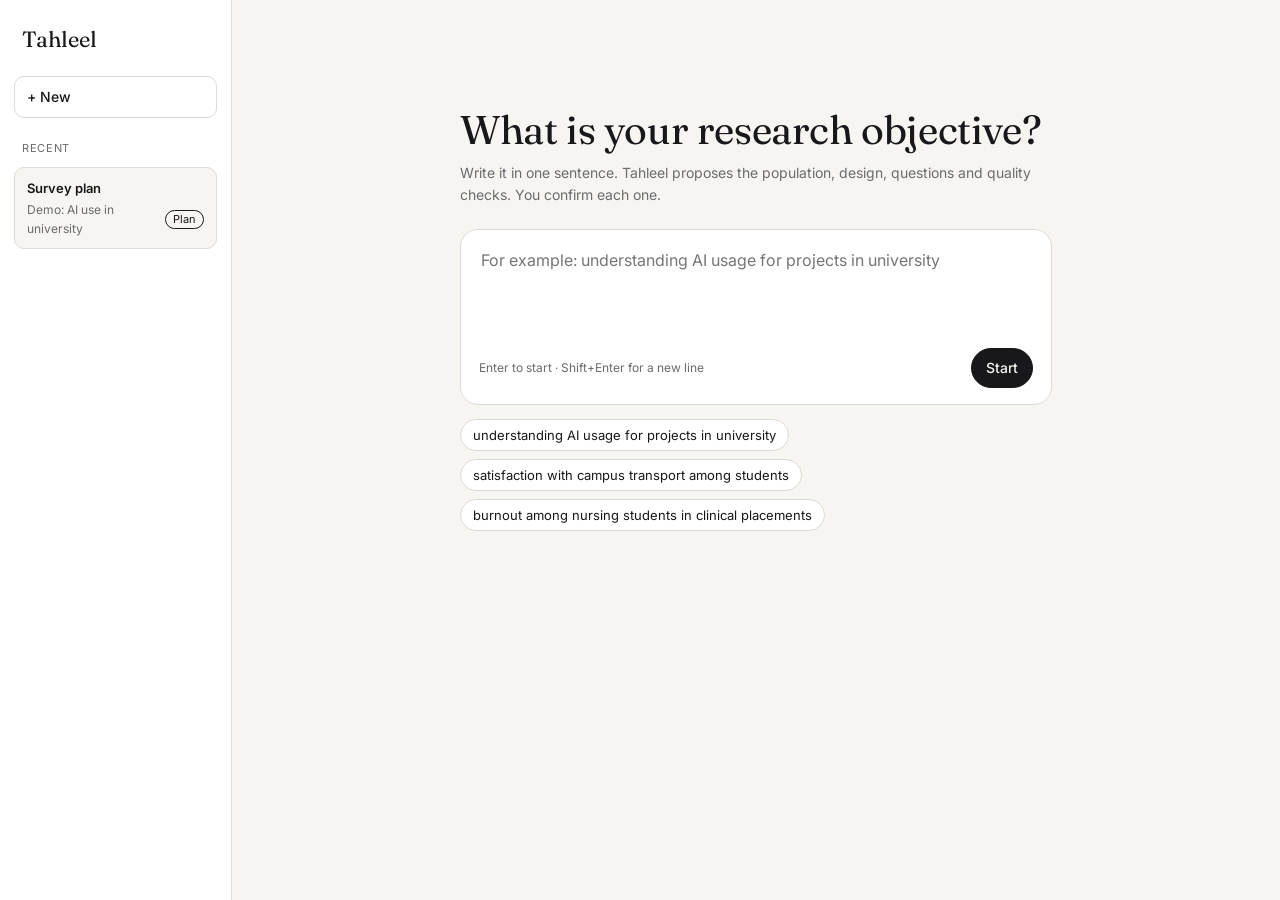
<file: archive/ui/ui-03-chat.html>
<!doctype html>
<html lang="en">
<head>
<meta charset="utf-8">
<meta name="viewport" content="width=device-width, initial-scale=1">
<title>Tahleel UI draft 03</title>
<!-- Draft 03. One workflow, chat-style: objective, four confirmation blocks, complete plan with a chat panel for edits. Illustrative content only. -->
<link rel="preconnect" href="https://fonts.googleapis.com">
<link rel="preconnect" href="https://fonts.gstatic.com" crossorigin>
<link href="https://fonts.googleapis.com/css2?family=Fraunces:opsz,wght@9..144,400;9..144,500&family=Inter:wght@400;500;600&display=swap" rel="stylesheet">
<style>
  :root { --paper:#F6F5F1; --card:#FFFFFF; --ink:#18181B; --mute:#6B6B70; --line:#DCDAD2; --fill:#ECEAE3; }
  * { box-sizing:border-box; }
  html, body { margin:0; height:100%; background:var(--paper); color:var(--ink); font-family:'Inter', system-ui, sans-serif; font-size:14px; line-height:1.55; -webkit-font-smoothing:antialiased; }
  button, textarea, input, select { font:inherit; color:inherit; }
  button { cursor:pointer; }
  .serif { font-family:'Fraunces', Georgia, serif; font-weight:400; letter-spacing:-0.01em; margin:0; }
  .mute { color:var(--mute); }
  .small { font-size:12px; }

  .app { display:grid; grid-template-columns:232px 1fr; height:100vh; }
  aside { background:var(--card); border-right:1px solid var(--line); padding:20px 14px; display:flex; flex-direction:column; gap:10px; overflow-y:auto; }
  .brand { font-family:'Fraunces', Georgia, serif; font-size:22px; padding:2px 8px 10px; }
  .new { border:1px solid var(--line); background:var(--card); padding:9px 12px; border-radius:10px; text-align:left; font-weight:500; }
  .new:hover { background:var(--fill); }
  .label { font-size:11px; letter-spacing:.06em; text-transform:uppercase; color:var(--mute); padding:12px 8px 0; }
  .recent { display:flex; flex-direction:column; gap:8px; }
  .rc { text-align:left; background:var(--paper); border:1px solid var(--line); border-radius:10px; padding:10px 12px; display:flex; flex-direction:column; gap:3px; transition:background-color .2s ease; }
  .rc:hover { background:var(--fill); }
  .rc.on { border-color:var(--ink); }
  .rc b { font-size:13px; font-weight:600; }
  .rc .meta { display:flex; justify-content:space-between; gap:8px; align-items:center; font-size:12px; color:var(--mute); }
  .type { font-size:11px; border:1px solid var(--ink); border-radius:999px; padding:0 7px; color:var(--ink); white-space:nowrap; }

  main { overflow-y:auto; min-width:0; }

  .btn { border:1px solid var(--ink); background:var(--ink); color:var(--paper); padding:8px 14px; border-radius:999px; font-weight:500; transition:transform .15s ease, opacity .15s ease; }
  .btn:hover { transform:translateY(-1px); }
  .ghost { border:1px solid var(--line); background:var(--card); padding:8px 14px; border-radius:999px; transition:background-color .15s ease; }
  .ghost:hover { background:var(--fill); }
  .link { border:0; background:none; padding:0; text-decoration:underline; text-underline-offset:3px; color:var(--ink); }
  .tool { border:1px solid var(--line); background:var(--card); padding:7px 12px; border-radius:999px; transition:background-color .15s ease; }
  .tool:hover { background:var(--fill); }
  .tool.dark { background:var(--ink); color:var(--paper); border-color:var(--ink); }
  .chip { border:1px solid var(--line); background:var(--card); border-radius:999px; padding:5px 12px; font-size:13px; transition:background-color .15s ease; text-align:left; }
  .chip:hover { background:var(--fill); }

  .home { max-width:640px; margin:12vh auto 0; padding:0 24px; }
  .home h1 { font-size:40px; line-height:1.1; }
  .sub { color:var(--mute); margin:10px 0 24px; }
  .composer { background:var(--card); border:1px solid var(--line); border-radius:18px; padding:16px 18px; transition:border-color .2s ease, box-shadow .2s ease; }
  .composer:focus-within { border-color:var(--ink); box-shadow:0 0 0 3px rgba(24,24,27,.06); }
  .composer textarea { width:100%; min-height:88px; border:0; outline:none; resize:none; background:transparent; font-size:16px; }
  .composer .bar { display:flex; justify-content:space-between; align-items:center; gap:8px; margin-top:8px; }
  .home .chips { display:flex; flex-wrap:wrap; gap:8px; margin-top:14px; }

  .flow { max-width:680px; margin:0 auto; padding:40px 24px 80px; }
  .you { margin-left:auto; max-width:82%; background:var(--ink); color:var(--paper); border-radius:18px 18px 4px 18px; padding:10px 14px; width:fit-content; }
  .msg { margin:22px 0 0; }
  .lead { color:var(--mute); margin:0 0 10px; }
  .card { background:var(--card); border:1px solid var(--line); border-radius:16px; padding:18px 20px; }
  .ct { font-size:12px; letter-spacing:.05em; text-transform:uppercase; color:var(--mute); margin-bottom:8px; }
  .val { margin:0 0 8px; }
  .acts { display:flex; justify-content:flex-end; gap:8px; margin-top:14px; }
  .ok { display:flex; align-items:center; gap:10px; flex-wrap:wrap; color:var(--mute); padding:4px 0; }
  .ok b { color:var(--ink); font-weight:600; }
  .tick { width:18px; height:18px; border-radius:50%; background:var(--ink); color:var(--paper); display:inline-flex; align-items:center; justify-content:center; font-size:11px; }
  .box { width:100%; min-height:96px; border:1px solid var(--line); border-radius:10px; padding:10px 12px; background:var(--paper); resize:vertical; outline:none; line-height:1.6; }
  .box.short { min-height:64px; margin-top:10px; }
  .box:focus, .cname:focus { border-color:var(--ink); }
  .picks { display:flex; gap:8px; flex-wrap:wrap; }
  .pick { border:1px solid var(--line); background:var(--card); border-radius:999px; padding:5px 12px; font-size:13px; }
  .pick.on { background:var(--ink); color:var(--paper); border-color:var(--ink); }
  .crow { display:flex; justify-content:space-between; gap:12px; padding:8px 0; border-top:1px solid var(--line); }
  .crow:first-child { border-top:0; padding-top:0; }
  .cb { border-top:1px solid var(--line); padding:12px 0; }
  .cb:first-child { border-top:0; padding-top:0; }
  .cbh { display:flex; gap:10px; align-items:center; margin-bottom:8px; }
  .cname { flex:1; border:1px solid var(--line); border-radius:8px; padding:6px 10px; background:var(--paper); outline:none; font-weight:600; }
  .score { display:flex; align-items:baseline; gap:12px; margin-bottom:12px; }
  .score .num { font-family:'Fraunces', Georgia, serif; font-size:44px; line-height:1; }
  .flag { border-top:1px solid var(--line); padding:10px 0; display:flex; flex-direction:column; gap:3px; }
  .flag:first-of-type { border-top:0; padding-top:0; }
  .flag b { font-weight:600; }
  .flag small { color:var(--mute); }
  .flag .link { align-self:flex-start; margin-top:4px; }
  .foot { font-size:12px; margin-top:28px; text-align:center; }

  .ptop { padding:18px 28px 14px; border-bottom:1px solid var(--line); background:var(--paper); }
  .pt h1 { font-size:24px; line-height:1.2; margin-top:2px; display:-webkit-box; -webkit-line-clamp:2; -webkit-box-orient:vertical; overflow:hidden; }
  .tools { display:flex; flex-wrap:wrap; gap:8px; align-items:center; margin-top:12px; }
  .formgen { display:flex; gap:6px; align-items:center; }
  .formgen select { border:1px solid var(--line); background:var(--card); border-radius:999px; padding:6px 10px; }
  .seg { display:inline-flex; border:1px solid var(--line); border-radius:999px; overflow:hidden; background:var(--card); }
  .seg button { border:0; background:none; padding:6px 12px; }
  .seg button.on { background:var(--ink); color:var(--paper); }
  .qpill { margin-left:auto; border:1px solid var(--ink); border-radius:999px; padding:6px 12px; }
  .note { margin-top:10px; font-size:12px; color:var(--mute); }
  .pgrid { display:grid; grid-template-columns:1fr 340px; height:calc(100vh - 120px); }
  .doc { overflow-y:auto; padding:28px 40px 60px; }
  .doc.rtl { direction:rtl; text-align:right; }
  .sec { padding:18px 0; border-top:1px solid var(--line); transition:box-shadow .25s ease, padding-inline-start .25s ease; }
  .sec:first-child { border-top:0; padding-top:0; }
  .sec:hover { box-shadow:inset 2px 0 0 var(--ink); padding-inline-start:12px; }
  .sec h3 { font-size:20px; margin-bottom:8px; }
  .sec-h { font-weight:600; margin:12px 0 4px; }
  .qs { margin:0; padding:0; list-style:none; }
  .qs li { padding:6px 0; border-top:1px solid var(--fill); }
  .qs li:first-child { border-top:0; }
  .qn { color:var(--mute); font-size:12px; margin-inline-end:6px; }
  .chatp { border-left:1px solid var(--line); background:var(--card); display:flex; flex-direction:column; min-height:0; }
  .chh { padding:16px 18px; border-bottom:1px solid var(--line); font-weight:600; }
  .chm { flex:1; overflow-y:auto; padding:16px; display:flex; flex-direction:column; gap:8px; }
  .bub { max-width:88%; padding:9px 12px; border-radius:14px; font-size:13px; line-height:1.5; }
  .bub.bot { background:var(--paper); border:1px solid var(--line); align-self:flex-start; }
  .bub.me { background:var(--ink); color:var(--paper); align-self:flex-end; }
  .sugg { display:flex; flex-wrap:wrap; gap:6px; padding:0 16px 10px; }
  .sugg .chip { font-size:12px; padding:4px 10px; }
  .chf { display:flex; gap:8px; padding:12px 16px; border-top:1px solid var(--line); }
  .chf input { flex:1; border:1px solid var(--line); border-radius:999px; padding:8px 14px; background:var(--paper); outline:none; }
  .chf input:focus { border-color:var(--ink); }

  .scrim { position:fixed; inset:0; background:rgba(24,24,27,.22); display:flex; align-items:center; justify-content:center; padding:20px; z-index:10; animation:fade .2s ease both; }
  .modal { background:var(--card); border:1px solid var(--line); border-radius:16px; padding:22px; width:min(460px,100%); }
  .modal h2 { font-size:24px; margin-bottom:10px; }
  .check { list-style:none; padding:0; margin:0 0 14px; }
  .check li { display:flex; justify-content:space-between; gap:12px; padding:9px 0; border-top:1px solid var(--line); }
  .check li:first-child { border-top:0; }

  .enter { animation:rise .45s ease both; }
  .sec.enter { animation:rise .5s ease both; animation-delay:var(--d, 0ms); }
  @keyframes rise { from { opacity:0; transform:translateY(8px); } to { opacity:1; transform:none; } }
  @keyframes fade { from { opacity:0; } to { opacity:1; } }
  @media (max-width: 900px) {
    .app { grid-template-columns:1fr; height:auto; }
    aside { border-right:0; border-bottom:1px solid var(--line); }
    .pgrid { grid-template-columns:1fr; height:auto; }
    .chatp { border-left:0; border-top:1px solid var(--line); }
    .doc { padding:22px 18px; }
    .qpill { margin-left:0; }
  }
  @media (prefers-reduced-motion: reduce) { *, *::before { animation:none !important; transition:none !important; } }
</style>
</head>
<body>
<div class="app">
  <aside>
    <div class="brand">Tahleel</div>
    <button class="new" data-act="new">+ New</button>
    <div class="label">Recent</div>
    <div class="recent" id="recent"></div>
  </aside>
  <main id="main"></main>
</div>

<script>
(function () {
  var DEF = {
    population: 'Students at one university who have worked on a project in the past year, undergraduate and postgraduate.',
    sampling: 'Stratified random sample by college and study level.',
    n: 356,
    constructs: [
      { name:'AI use', qs:['In the past month, how often did you use AI tools for your university projects?','Which project tasks have you used AI tools for?'] },
      { name:'Perceived usefulness', qs:['AI tools help me finish project tasks more quickly.','Don\'t you agree that AI tools make university projects easier?'] },
      { name:'Trust and accuracy', qs:['I trust the answers AI tools give me for academic work.','I check AI-generated content before using it in a project.'] },
      { name:'Integrity and concerns', qs:['I am worried about breaking academic integrity rules when I use AI.'] },
      { name:'Guidance and support', qs:['My university gives clear guidance on AI use in projects.'] }
    ]
  };
  var DESIGNS = { survey:'Cross-sectional survey', prepost:'Pre/post survey with a comparison group', experiment:'Randomised experiment' };
  var STEPS = ['population','design','constructs','quality'];
  var TITLES = { population:'Target population', design:'Sampling and design', constructs:'Constructs and questions', quality:'Questionnaire quality' };
  var PROMPTS = {
    population:'Here is the target population I would start with. Keep it or edit it.',
    design:'A simple starting design. Choose the design and the sampling approach.',
    constructs:'These are the constructs I suggest. Edit names and sub-questions, or add and remove any.',
    quality:'I checked every question for wording problems. Apply the suggested rewrites, then generate the plan.'
  };
  var SAMPLES = ['understanding AI usage for projects in university','satisfaction with campus transport among students','burnout among nursing students in clinical placements'];
  var FORMS = [ { v:'tahleel', l:'Tahleel form (default)' }, { v:'google', l:'Google Forms' }, { v:'ms', l:'Microsoft Forms' } ];
  var AR = { 'Plan':'الخطة', 'Objective':'الهدف', 'Target population':'المجتمع المستهدف', 'Design and sampling':'التصميم والعينة', 'Constructs and questions':'المحاور والأسئلة', 'Quality':'جودة الاستبيان', 'Ethics':'أخلاقيات البحث' };

  var sessions = [];
  var S = null;
  var seen = {};

  function $(id) { return document.getElementById(id); }
  function esc(s) { return String(s).replace(/[&<>"]/g, function (c) { return {'&':'&amp;','<':'&lt;','>':'&gt;','"':'&quot;'}[c]; }); }
  function clone(x) { return JSON.parse(JSON.stringify(x)); }
  function cap(s) { return s.charAt(0).toUpperCase() + s.slice(1); }
  function shorten(s, n) { n = n || 40; return s.length > n ? s.slice(0, n).trim() + '…' : s; }
  function enter(key) { var id = S.id + ':' + key; if (seen[id]) return ''; seen[id] = true; return ' enter'; }

  function checkLine(line) {
    var t = line.trim(), f = [];
    if (!t) return f;
    if (/\b(and|or)\b/i.test(t) && /\?/.test(t) && t.split(/\b(and|or)\b/i).length > 2) f.push({ t:'Double-barrelled', d:'Two ideas joined by "and" or "or". Suggested: split into two questions.' });
    if (/don'?t you|obviously|unfortunately|most people/i.test(t)) f.push({ t:'Leading', d:'Loaded wording. Suggested: ask the neutral form.' });
    if (t.split(/\s+/).length > 25) f.push({ t:'Long', d:'More than 25 words. Suggested: shorten.' });
    return f;
  }
  function rewrite(q) {
    var m = q.match(/^Don'?t you agree that (.*)\?$/i);
    if (m) return 'To what extent do you think ' + m[1].charAt(0).toLowerCase() + m[1].slice(1) + '?';
    return null;
  }
  function qRows() {
    var rows = [];
    S.constructs.forEach(function (c, ci) {
      c.qs.forEach(function (q, qi) { if (q.trim()) rows.push({ ci:ci, qi:qi, c:c.name, q:q, flags:checkLine(q) }); });
    });
    return rows;
  }
  function score() {
    var rows = qRows(), bad = rows.filter(function (r) { return r.flags.length; }).length;
    return rows.length ? Math.round(100 * (rows.length - bad) / rows.length) : 0;
  }

  function newSession(obj) {
    return { id:'s' + Date.now() + Math.random().toString(36).slice(2, 6), objective:obj, name:shorten(obj), view:'flow', step:'population',
      done:{}, editing:null, population:DEF.population, sampling:DEF.sampling, design:'survey', constructs:clone(DEF.constructs),
      lang:'en', form:'tahleel', formNote:'', modal:null, modalNote:'',
      chat:[{ role:'t', text:'The plan is ready. Ask for changes here, for example: add a construct on trust.' }] };
  }
  function demoSession() {
    var s = newSession('Understanding AI usage for projects in university');
    s.name = 'Demo: AI use in university'; s.view = 'plan'; s.step = 'done';
    STEPS.forEach(function (k) { s.done[k] = true; });
    return s;
  }

  function summary(k) {
    if (k === 'population') return shorten(S.population, 70);
    if (k === 'design') return DESIGNS[S.design] + ' · ' + shorten(S.sampling, 40);
    if (k === 'constructs') {
      var q = S.constructs.reduce(function (a, c) { return a + c.qs.filter(function (x) { return x.trim(); }).length; }, 0);
      return S.constructs.length + ' constructs, ' + q + ' questions';
    }
    return 'Quality ' + score() + ' of 100';
  }

  function body(k, editing) {
    if (k === 'population') {
      return editing ? '<textarea class="box" data-bind="population">' + esc(S.population) + '</textarea>'
                     : '<p class="val">' + esc(S.population) + '</p>';
    }
    if (k === 'design') {
      if (editing) {
        return '<div class="picks">' + Object.keys(DESIGNS).map(function (v) {
          return '<button class="pick' + (S.design === v ? ' on' : '') + '" data-act="design" data-v="' + v + '">' + DESIGNS[v] + '</button>';
        }).join('') + '</div><textarea class="box short" data-bind="sampling">' + esc(S.sampling) + '</textarea>';
      }
      return '<p class="val"><b>Design</b> ' + DESIGNS[S.design] + '</p><p class="val"><b>Sampling</b> ' + esc(S.sampling) +
             '</p><p class="val"><b>Target</b> about ' + DEF.n + ' responses <span class="mute">(illustrative, needs statistician review)</span></p>';
    }
    if (k === 'constructs') {
      if (editing) {
        return S.constructs.map(function (c, i) {
          return '<div class="cb"><div class="cbh"><input class="cname" data-cname="' + i + '" value="' + esc(c.name) + '">' +
                 '<button class="link" data-act="cdel" data-i="' + i + '">Remove</button></div>' +
                 '<textarea class="box" data-cqs="' + i + '">' + esc(c.qs.join('\n')) + '</textarea></div>';
        }).join('') + '<div style="margin-top:12px"><button class="ghost" data-act="cadd">Add construct</button></div>';
      }
      return S.constructs.map(function (c) {
        return '<div class="crow"><b>' + esc(c.name) + '</b><span class="mute">' + c.qs.filter(function (x) { return x.trim(); }).length + ' questions</span></div>';
      }).join('');
    }
    var rows = qRows(), bad = rows.filter(function (r) { return r.flags.length; });
    var head = '<div class="score"><span class="num">' + score() + '</span><span class="mute">out of 100 · ' + rows.length + ' questions checked, ' + bad.length + ' flagged</span></div>';
    if (!bad.length) return head + '<p class="val">No flags.</p>';
    return head + bad.map(function (r) {
      return '<div class="flag"><b>' + esc(r.c) + ' · Q' + (r.qi + 1) + '</b><small>' + esc(r.q) + '</small>' +
        r.flags.map(function (f) { return '<small><em>' + f.t + ':</em> ' + esc(f.d) + '</small>'; }).join('') +
        (rewrite(r.q) ? '<button class="link" data-act="fix" data-ci="' + r.ci + '" data-qi="' + r.qi + '">Apply suggested rewrite</button>' : '') + '</div>';
    }).join('');
  }

  function actions(k, editing) {
    if (editing) return '<button class="btn" data-act="save" data-k="' + k + '">Save</button>';
    var edit = k === 'quality' ? '' : '<button class="ghost" data-act="edit" data-k="' + k + '">Edit</button>';
    return edit + '<button class="btn" data-act="next" data-k="' + k + '">' + (k === 'quality' ? 'Generate plan' : 'Next') + '</button>';
  }

  function stepBlock(k) {
    var idx = STEPS.indexOf(k);
    var cur = S.step === 'done' ? STEPS.length : STEPS.indexOf(S.step);
    if (idx > cur) return '';
    var cls = enter('b:' + k);
    if (S.done[k] && S.editing !== k) {
      var edit = k === 'quality' ? '' : '<button class="link" data-act="edit" data-k="' + k + '">Edit</button>';
      return '<div class="msg t' + cls + '"><div class="ok"><span class="tick">✓</span><b>' + TITLES[k] + '</b><span>' + esc(summary(k)) + '</span>' + edit + '</div></div>';
    }
    var editing = S.editing === k;
    return '<div class="msg t' + cls + '"><p class="lead">' + PROMPTS[k] + '</p><div class="card"><div class="ct">' + TITLES[k] + '</div>' +
           body(k, editing) + '<div class="acts">' + actions(k, editing) + '</div></div></div>';
  }

  function homeHTML() {
    return '<div class="home"><h1 class="serif">What is your research objective?</h1>' +
      '<p class="sub">Write it in one sentence. Tahleel proposes the population, design, questions and quality checks. You confirm each one.</p>' +
      '<form class="composer" id="composer"><textarea id="obj" placeholder="For example: understanding AI usage for projects in university"></textarea>' +
      '<div class="bar"><span class="mute small">Enter to start · Shift+Enter for a new line</span><button class="btn" type="submit">Start</button></div></form>' +
      '<div class="chips">' + SAMPLES.map(function (q) { return '<button class="chip" data-act="sample" data-q="' + esc(q) + '">' + esc(q) + '</button>'; }).join('') + '</div></div>';
  }

  function flowHTML() {
    return '<div class="flow"><div class="you' + enter('obj') + '">' + esc(S.objective) + '</div>' +
      STEPS.map(stepBlock).join('') +
      '<p class="foot mute">Confirm each step to continue. You can change any step later.</p></div>';
  }

  function planHTML() {
    var L = S.lang === 'ar';
    var lab = function (en) { return L && AR[en] ? AR[en] : en; };
    var rows = qRows(), n = 0;
    var constructsHTML = S.constructs.map(function (c) {
      var qs = c.qs.filter(function (x) { return x.trim(); });
      return '<div class="sec-h">' + esc(c.name) + '</div><ol class="qs">' + qs.map(function (q) {
        n++; return '<li><span class="qn">Q' + n + '</span>' + esc(q) + '</li>';
      }).join('') + '</ol>';
    }).join('');
    var bad = rows.filter(function (r) { return r.flags.length; }).length;
    var sections = [
      [lab('Objective'), '<p class="val">' + esc(S.objective) + '</p>'],
      [lab('Target population'), '<p class="val">' + esc(S.population) + '</p>'],
      [lab('Design and sampling'), '<p class="val"><b>Design</b> ' + DESIGNS[S.design] + '</p><p class="val"><b>Sampling</b> ' + esc(S.sampling) + '</p><p class="val"><b>Target</b> about ' + DEF.n + ' responses (illustrative)</p>'],
      [lab('Constructs and questions'), constructsHTML],
      [lab('Quality'), '<p class="val">Score ' + score() + ' of 100. ' + rows.length + ' questions checked, ' + bad + ' flagged.</p>'],
      [lab('Ethics'), '<p class="val">Standard review, to confirm with the committee. No minors or health data in this design. <button class="link" data-act="ethics">Open ethics submission</button></p>']
    ];
    var docHTML = sections.map(function (s, i) {
      var cls = enter('p:' + i);
      return '<section class="sec' + cls + '" style="--d:' + (i * 70) + 'ms"><h3 class="serif">' + (i + 1) + '. ' + s[0] + '</h3>' + s[1] + '</section>';
    }).join('');
    var modal = S.modal === 'ethics' ?
      '<div class="scrim"><div class="modal" role="dialog" aria-label="Ethics submission"><h2 class="serif">Ethics submission</h2>' +
      '<ul class="check"><li><span>Review route</span><span class="mute">Standard, to confirm</span></li>' +
      '<li><span>Minors in sample</span><span class="mute">None</span></li>' +
      '<li><span>Health data</span><span class="mute">None</span></li>' +
      '<li><span>Consent text</span><span class="mute">Draft ready</span></li>' +
      '<li><span>Data plan</span><span class="mute">Draft ready</span></li></ul>' +
      (S.modalNote ? '<p class="note">' + esc(S.modalNote) + '</p>' : '') +
      '<div class="acts"><button class="ghost" data-act="closemodal">Close</button><button class="btn" data-act="prepare">Prepare package</button></div></div></div>' : '';
    return '<header class="ptop"><div class="pt"><div class="mute small">Survey plan · ' + lab('Plan') + '</div><h1 class="serif">' + esc(S.objective) + '</h1></div>' +
      '<div class="tools"><button class="tool" data-act="ethics">Ethics submission</button>' +
      '<div class="formgen"><select id="formsel">' + FORMS.map(function (f) { return '<option value="' + f.v + '"' + (S.form === f.v ? ' selected' : '') + '>' + f.l + '</option>'; }).join('') + '</select>' +
      '<button class="tool dark" data-act="genform">Generate form</button></div>' +
      '<div class="seg"><button class="' + (!L ? 'on' : '') + '" data-act="lang" data-v="en">EN</button><button class="' + (L ? 'on' : '') + '" data-act="lang" data-v="ar">عربي</button></div>' +
      '<div class="qpill">Quality <b>' + score() + '</b></div></div>' +
      (S.formNote ? '<div class="note">' + esc(S.formNote) + '</div>' : '') + '</header>' +
      '<div class="pgrid"><article class="doc' + (L ? ' rtl' : '') + '">' + docHTML + '</article>' +
      '<aside class="chatp"><div class="chh">Edit with Tahleel</div><div class="chm" id="chm">' +
      S.chat.map(function (m) { return '<div class="bub ' + (m.role === 'u' ? 'me' : 'bot') + '">' + esc(m.text) + '</div>'; }).join('') +
      '</div><div class="sugg">' + ['Add a construct on trust', 'Switch to Arabic', 'Shorten the questions'].map(function (t) {
        return '<button class="chip" data-act="suggest" data-q="' + t + '">' + t + '</button>';
      }).join('') + '</div>' +
      '<form class="chf" id="chf"><input id="chin" placeholder="Ask for a change" autocomplete="off"><button class="btn" type="submit">Send</button></form></aside></div>' + modal;
  }

  function respond(text) {
    var t = text.toLowerCase();
    if (/trust/.test(t)) {
      S.constructs.push({ name:'Trust and reliability', qs:['I trust AI tools to give accurate information for my project.','I verify AI information with another source before using it.'] });
      return 'Added a construct on trust and reliability with two questions. You can edit them in the plan.';
    }
    if (/arab/.test(t)) { S.lang = 'ar'; return 'Switched the plan headings to Arabic. Question text stays in English until it is translated.'; }
    if (/short/.test(t)) return 'Shortening is not automatic in this draft. I can flag the longest questions for you to rewrite.';
    return 'In this draft I can add a construct, switch the headings to Arabic, or flag long questions. Other edits come in a later version.';
  }

  function sendChat(text) {
    text = (text || '').trim();
    if (!text) return;
    S.chat.push({ role:'u', text:text });
    S.chat.push({ role:'t', text:respond(text) });
    render();
  }

  function next(k) {
    S.done[k] = true; S.editing = null;
    var i = STEPS.indexOf(k);
    if (i < STEPS.length - 1) { S.step = STEPS[i + 1]; }
    else { S.step = 'done'; S.view = 'plan'; }
    render();
  }

  function renderRecent() {
    $('recent').innerHTML = sessions.map(function (s) {
      return '<button class="rc' + (S && S.id === s.id ? ' on' : '') + '" data-act="open" data-id="' + s.id + '">' +
        '<b>' + (s.view === 'plan' ? 'Survey plan' : 'Plan in progress') + '</b>' +
        '<span class="meta"><span>' + esc(s.name) + '</span><span class="type">Plan</span></span></button>';
    }).join('');
  }

  function render() {
    var main = $('main');
    if (!S) main.innerHTML = homeHTML();
    else if (S.view === 'flow') main.innerHTML = flowHTML();
    else main.innerHTML = planHTML();
    if (S && S.view === 'plan') { var c = $('chm'); if (c) c.scrollTop = c.scrollHeight; }
    renderRecent();
  }

  document.addEventListener('click', function (e) {
    var t = e.target.closest('[data-act]'); if (!t) return;
    var a = t.dataset.act;
    if (a === 'new') { S = null; render(); }
    else if (a === 'sample') { var ta = $('obj'); if (ta) { ta.value = t.dataset.q; ta.focus(); } }
    else if (a === 'open') { S = sessions.filter(function (s) { return s.id === t.dataset.id; })[0]; render(); }
    else if (a === 'edit') { S.editing = t.dataset.k; render(); }
    else if (a === 'save') { S.editing = null; render(); }
    else if (a === 'next') { next(t.dataset.k); }
    else if (a === 'design') { S.design = t.dataset.v; render(); }
    else if (a === 'cadd') { S.constructs.push({ name:'New construct', qs:[''] }); render(); }
    else if (a === 'cdel') { S.constructs.splice(+t.dataset.i, 1); render(); }
    else if (a === 'fix') { var c = S.constructs[+t.dataset.ci]; var r = rewrite(c.qs[+t.dataset.qi]); if (r) c.qs[+t.dataset.qi] = r; render(); }
    else if (a === 'ethics') { S.modal = 'ethics'; S.modalNote = ''; render(); }
    else if (a === 'closemodal') { S.modal = null; render(); }
    else if (a === 'prepare') { S.modalNote = 'Submission package prepared in this draft. Nothing was sent.'; render(); }
    else if (a === 'genform') {
      var f = FORMS.filter(function (x) { return x.v === $('formsel').value; })[0];
      S.form = f.v;
      S.formNote = 'Draft for ' + f.l.replace(' (default)', '') + ' ready: ' + qRows().length + ' questions. Export is not connected in this draft.';
      render();
    }
    else if (a === 'lang') { S.lang = t.dataset.v; render(); }
    else if (a === 'suggest') { sendChat(t.dataset.q); }
  });

  document.addEventListener('submit', function (e) {
    if (e.target.id === 'composer') {
      e.preventDefault();
      var v = $('obj').value.trim(); if (!v) return;
      S = newSession(cap(v));
      sessions.unshift(S);
      render();
    }
    if (e.target.id === 'chf') {
      e.preventDefault();
      sendChat($('chin').value);
    }
  });

  document.addEventListener('keydown', function (e) {
    if (e.target.id === 'obj' && e.key === 'Enter' && !e.shiftKey) {
      e.preventDefault();
      $('composer').requestSubmit();
    }
  });

  document.addEventListener('input', function (e) {
    var t = e.target;
    if (t.dataset.bind) S[t.dataset.bind] = t.value;
    if (t.dataset.cname !== undefined) S.constructs[+t.dataset.cname].name = t.value;
    if (t.dataset.cqs !== undefined) S.constructs[+t.dataset.cqs].qs = t.value.split('\n');
  });

  sessions = [demoSession()];
  S = null;
  render();
})();
</script>
</body>
</html>
</file>
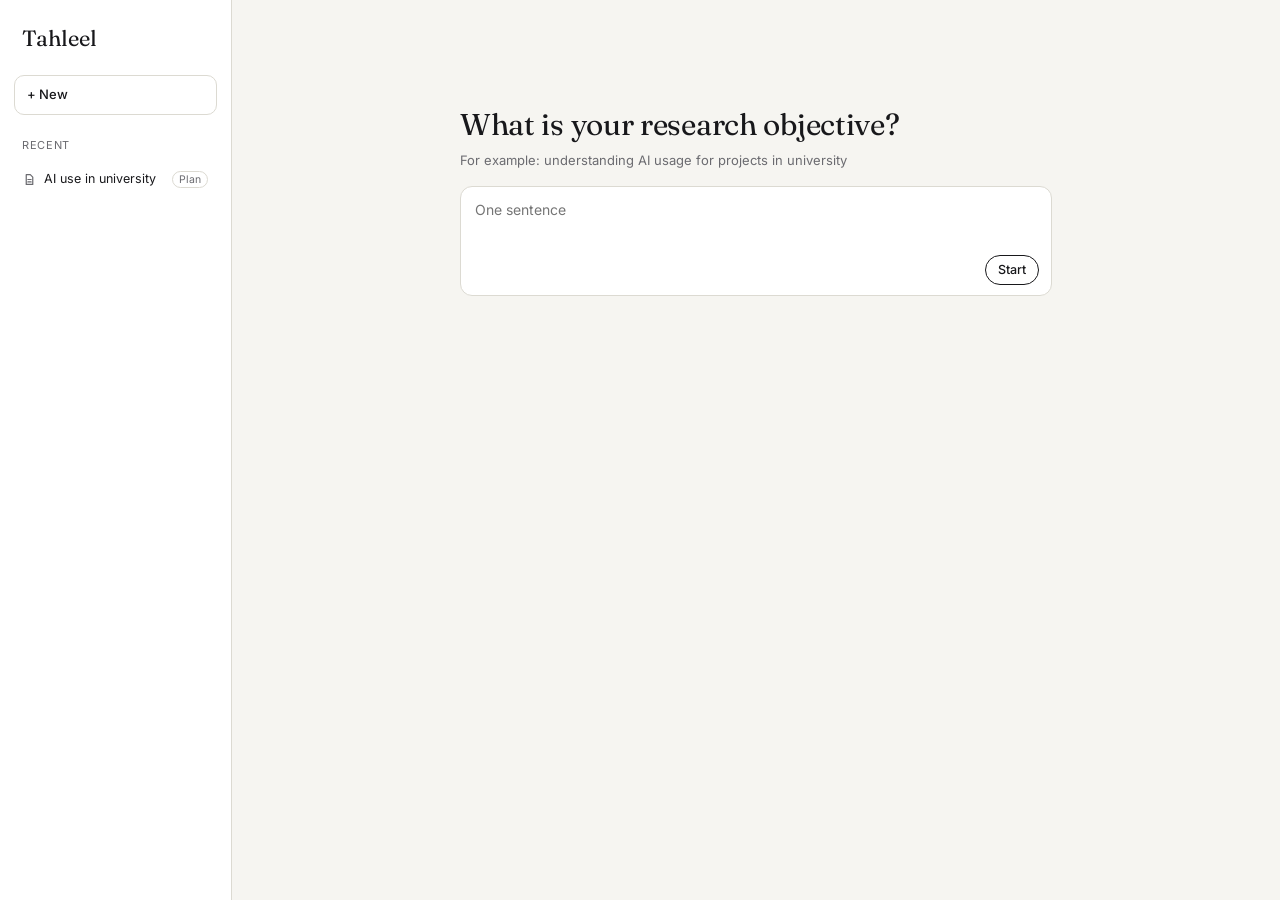
<file: archive/ui/ui-04-live.html>
<!doctype html>
<html lang="en">
<head>
<meta charset="utf-8">
<meta name="viewport" content="width=device-width, initial-scale=1">
<title>Tahleel UI draft 04</title>
<!-- Draft 04. Desktop density. Home is one prompt. Steps show a progress bar. Plan is a live, editable document. Illustrative content only. -->
<link rel="preconnect" href="https://fonts.googleapis.com">
<link rel="preconnect" href="https://fonts.gstatic.com" crossorigin>
<link href="https://fonts.googleapis.com/css2?family=Fraunces:opsz,wght@9..144,400;9..144,500&family=Inter:wght@400;500;600&display=swap" rel="stylesheet">
<style>
  :root { --paper:#F6F5F1; --card:#FFFFFF; --ink:#18181B; --mute:#6B6B70; --line:#DCDAD2; --fill:#ECEAE3; }
  * { box-sizing:border-box; }
  html, body { margin:0; height:100%; background:var(--paper); color:var(--ink); font-family:'Inter', system-ui, sans-serif; font-size:13px; line-height:1.5; -webkit-font-smoothing:antialiased; }
  button, textarea, input, select { font:inherit; color:inherit; }
  button { cursor:pointer; }
  .serif { font-family:'Fraunces', Georgia, serif; font-weight:400; letter-spacing:-0.01em; margin:0; }
  .mute { color:var(--mute); }
  .small { font-size:12px; }

  .app { display:grid; grid-template-columns:232px 1fr; height:100vh; }
  aside { background:var(--card); border-right:1px solid var(--line); padding:20px 14px; display:flex; flex-direction:column; gap:10px; overflow-y:auto; }
  .brand { font-family:'Fraunces', Georgia, serif; font-size:22px; padding:2px 8px 10px; }
  .new { border:1px solid var(--line); background:var(--card); padding:9px 12px; border-radius:10px; text-align:left; font-weight:500; }
  .new:hover { background:var(--fill); }
  .label { font-size:11px; letter-spacing:.06em; text-transform:uppercase; color:var(--mute); padding:12px 8px 0; }
  .recent { display:flex; flex-direction:column; gap:2px; }
  .rc { text-align:left; background:transparent; border:1px solid transparent; border-radius:8px; padding:6px 8px; display:flex; align-items:center; gap:8px; transition:background-color .2s ease; }
  .rc:hover { background:var(--fill); }
  .rc.on { background:var(--paper); border-color:var(--line); }
  .rci { color:var(--mute); display:inline-flex; }
  .rct { flex:1; min-width:0; font-size:12.5px; white-space:nowrap; overflow:hidden; text-overflow:ellipsis; }
  .type { font-size:10.5px; border:1px solid var(--line); border-radius:999px; padding:0 6px; color:var(--mute); white-space:nowrap; }

  main { overflow-y:auto; min-width:0; }

  .btn { border:1px solid var(--ink); background:var(--ink); color:var(--paper); padding:8px 14px; border-radius:999px; font-weight:500; transition:transform .15s ease, opacity .15s ease; }
  .btn:hover { transform:translateY(-1px); }
  .outline { border:1px solid var(--ink); background:transparent; color:var(--ink); padding:5px 14px; border-radius:999px; font-weight:500; font-size:13px; transition:background-color .15s ease; }
  .outline:hover { background:var(--ink); color:var(--paper); }
  .ghost { border:1px solid var(--line); background:var(--card); padding:8px 14px; border-radius:999px; transition:background-color .15s ease; }
  .ghost:hover { background:var(--fill); }
  .link { border:0; background:none; padding:0; text-decoration:underline; text-underline-offset:3px; color:var(--ink); }
  .tool { border:1px solid var(--line); background:var(--card); padding:7px 12px; border-radius:999px; transition:background-color .15s ease; }
  .tool:hover { background:var(--fill); }
  .tool.dark { background:var(--ink); color:var(--paper); border-color:var(--ink); }
  .chip { border:1px solid var(--line); background:var(--card); border-radius:999px; padding:5px 12px; font-size:13px; transition:background-color .15s ease; text-align:left; }
  .chip:hover { background:var(--fill); }

  .home { max-width:640px; margin:12vh auto 0; padding:0 24px; }
  .home h1 { font-size:30px; line-height:1.15; }
  .sub { color:var(--mute); margin:8px 0 16px; font-size:13px; }
  .composer { background:var(--card); border:1px solid var(--line); border-radius:12px; padding:10px 12px; transition:border-color .2s ease, box-shadow .2s ease; }
  .composer:focus-within { border-color:var(--ink); box-shadow:0 0 0 3px rgba(24,24,27,.06); }
  .composer textarea { width:100%; min-height:44px; border:0; outline:none; resize:none; background:transparent; font-size:14px; }
  .composer .bar { display:flex; justify-content:space-between; align-items:center; gap:8px; margin-top:6px; }

  .flow { max-width:680px; margin:0 auto; padding:40px 24px 80px; }
  .you { margin-left:auto; max-width:82%; background:var(--ink); color:var(--paper); border-radius:18px 18px 4px 18px; padding:10px 14px; width:fit-content; }
  .msg { margin:22px 0 0; }
  .lead { color:var(--mute); margin:0 0 10px; }
  .card { background:var(--card); border:1px solid var(--line); border-radius:16px; padding:18px 20px; }
  .ct { font-size:12px; letter-spacing:.05em; text-transform:uppercase; color:var(--mute); margin-bottom:8px; }
  .val { margin:0 0 8px; }
  .acts { display:flex; justify-content:flex-end; gap:8px; margin-top:14px; }
  .ok { display:flex; align-items:center; gap:10px; flex-wrap:wrap; color:var(--mute); padding:4px 0; }
  .ok b { color:var(--ink); font-weight:600; }
  .tick { width:18px; height:18px; border-radius:50%; background:var(--ink); color:var(--paper); display:inline-flex; align-items:center; justify-content:center; font-size:11px; }
  .box { width:100%; min-height:96px; border:1px solid var(--line); border-radius:10px; padding:10px 12px; background:var(--paper); resize:vertical; outline:none; line-height:1.6; }
  .box.short { min-height:64px; margin-top:10px; }
  .box:focus, .cname:focus { border-color:var(--ink); }
  .picks { display:flex; gap:8px; flex-wrap:wrap; }
  .pick { border:1px solid var(--line); background:var(--card); border-radius:999px; padding:5px 12px; font-size:13px; }
  .pick.on { background:var(--ink); color:var(--paper); border-color:var(--ink); }
  .crow { display:flex; justify-content:space-between; gap:12px; padding:8px 0; border-top:1px solid var(--line); }
  .crow:first-child { border-top:0; padding-top:0; }
  .cb { border-top:1px solid var(--line); padding:12px 0; }
  .cb:first-child { border-top:0; padding-top:0; }
  .cbh { display:flex; gap:10px; align-items:center; margin-bottom:8px; }
  .cname { flex:1; border:1px solid var(--line); border-radius:8px; padding:6px 10px; background:var(--paper); outline:none; font-weight:600; }
  .score { display:flex; align-items:baseline; gap:12px; margin-bottom:12px; }
  .score .num { font-family:'Fraunces', Georgia, serif; font-size:44px; line-height:1; }
  .flag { border-top:1px solid var(--line); padding:10px 0; display:flex; flex-direction:column; gap:3px; }
  .flag:first-of-type { border-top:0; padding-top:0; }
  .flag b { font-weight:600; }
  .flag small { color:var(--mute); }
  .flag .link { align-self:flex-start; margin-top:4px; }
  .foot { font-size:12px; margin-top:28px; text-align:center; }

  .ptop { padding:18px 28px 14px; border-bottom:1px solid var(--line); background:var(--paper); }
  .pt h1 { font-size:24px; line-height:1.2; margin-top:2px; display:-webkit-box; -webkit-line-clamp:2; -webkit-box-orient:vertical; overflow:hidden; }
  .tools { display:flex; flex-wrap:wrap; gap:8px; align-items:center; margin-top:12px; }
  .formgen { display:flex; gap:6px; align-items:center; }
  .formgen select { border:1px solid var(--line); background:var(--card); border-radius:999px; padding:6px 10px; }
  .seg { display:inline-flex; border:1px solid var(--line); border-radius:999px; overflow:hidden; background:var(--card); }
  .seg button { border:0; background:none; padding:6px 12px; }
  .seg button.on { background:var(--ink); color:var(--paper); }
  .qpill { margin-left:auto; border:1px solid var(--ink); border-radius:999px; padding:6px 12px; }
  .note { margin-top:10px; font-size:12px; color:var(--mute); }
  .pgrid { display:grid; grid-template-columns:1fr 340px; height:calc(100vh - 120px); }
  .doc { overflow-y:auto; padding:28px 40px 60px; }
  .doc.rtl { direction:rtl; text-align:right; }
  .sec { padding:18px 0; border-top:1px solid var(--line); transition:box-shadow .25s ease, padding-inline-start .25s ease; }
  .sec:first-child { border-top:0; padding-top:0; }
  .sec:hover { box-shadow:inset 2px 0 0 var(--ink); padding-inline-start:12px; }
  .sec h3 { font-size:20px; margin-bottom:8px; }
  .sec-h { font-weight:600; margin:12px 0 4px; }
  .qs { margin:0; padding:0; list-style:none; }
  .qs li { padding:6px 0; border-top:1px solid var(--fill); }
  .qs li:first-child { border-top:0; }
  .qn { color:var(--mute); font-size:12px; margin-inline-end:6px; }
  .chatp { border-left:1px solid var(--line); background:var(--card); display:flex; flex-direction:column; min-height:0; }
  .chh { padding:16px 18px; border-bottom:1px solid var(--line); font-weight:600; }
  .chm { flex:1; overflow-y:auto; padding:16px; display:flex; flex-direction:column; gap:8px; }
  .bub { max-width:88%; padding:9px 12px; border-radius:14px; font-size:13px; line-height:1.5; }
  .bub.bot { background:var(--paper); border:1px solid var(--line); align-self:flex-start; }
  .bub.me { background:var(--ink); color:var(--paper); align-self:flex-end; }
  .sugg { display:flex; flex-wrap:wrap; gap:6px; padding:0 16px 10px; }
  .sugg .chip { font-size:12px; padding:4px 10px; }
  .chf { display:flex; gap:8px; padding:12px 16px; border-top:1px solid var(--line); }
  .chf input { flex:1; border:1px solid var(--line); border-radius:999px; padding:8px 14px; background:var(--paper); outline:none; }
  .chf input:focus { border-color:var(--ink); }

  .scrim { position:fixed; inset:0; background:rgba(24,24,27,.22); display:flex; align-items:center; justify-content:center; padding:20px; z-index:10; animation:fade .2s ease both; }
  .modal { background:var(--card); border:1px solid var(--line); border-radius:16px; padding:22px; width:min(460px,100%); }
  .modal h2 { font-size:24px; margin-bottom:10px; }
  .check { list-style:none; padding:0; margin:0 0 14px; }
  .check li { display:flex; justify-content:space-between; gap:12px; padding:9px 0; border-top:1px solid var(--line); }
  .check li:first-child { border-top:0; }

  .enter { animation:rise .45s ease both; }
  .sec.enter { animation:rise .5s ease both; animation-delay:var(--d, 0ms); }
  @keyframes rise { from { opacity:0; transform:translateY(8px); } to { opacity:1; transform:none; } }
  @keyframes fade { from { opacity:0; } to { opacity:1; } }
  @media (max-width: 900px) {
    .app { grid-template-columns:1fr; height:auto; }
    aside { border-right:0; border-bottom:1px solid var(--line); }
    .pgrid { grid-template-columns:1fr; height:auto; }
    .chatp { border-left:0; border-top:1px solid var(--line); }
    .doc { padding:22px 18px; }
    .qpill { margin-left:0; }
  }
  @media (prefers-reduced-motion: reduce) { *, *::before { animation:none !important; transition:none !important; } }
  /* Draft 04 additions: density, progress, prompt bars, tags, icons, live plan */
  .iconbtn { border:1px solid transparent; background:transparent; color:var(--mute); width:26px; height:26px; border-radius:7px; display:inline-flex; align-items:center; justify-content:center; gap:5px; transition:background-color .15s ease, color .15s ease; }
  .iconbtn:hover { background:var(--fill); color:var(--ink); }
  .iconbtn.sm { width:22px; height:22px; }
  .iconbtn.lbl { width:auto; padding:0 9px; border-color:var(--line); background:var(--card); color:var(--ink); font-size:12px; height:28px; }
  .iconbtn.dark { background:var(--ink); color:var(--paper); border-color:var(--ink); }
  .iconbtn.dark:hover { background:var(--ink); color:var(--paper); opacity:.9; }
  .small { font-size:12px; }
  .link.small { font-size:12px; display:inline-flex; align-items:center; gap:4px; }
  .ci { color:var(--mute); display:inline-flex; }
  .grow { flex:1; }

  .prog { position:sticky; top:0; z-index:2; background:var(--paper); padding:14px 24px 10px; border-bottom:1px solid var(--line); }
  .prog .progbar { height:2px; background:var(--line); border-radius:2px; overflow:hidden; margin:0 0 8px; }
  .prog .progbar i { display:block; height:100%; background:var(--ink); transition:width .45s cubic-bezier(.2,.7,.2,1); }
  .progsteps { display:flex; gap:14px; font-size:12px; color:var(--mute); }
  .ps { display:inline-flex; align-items:center; gap:5px; transition:color .3s ease; }
  .ps b { font-weight:600; width:16px; height:16px; border-radius:50%; border:1px solid var(--line); display:inline-flex; align-items:center; justify-content:center; font-size:10px; }
  .ps.done { color:var(--ink); }
  .ps.done svg { width:12px; height:12px; }
  .ps.cur { color:var(--ink); font-weight:600; }
  .ps.cur b { border-color:var(--ink); background:var(--ink); color:var(--paper); }

  .flow { max-width:640px; margin:0 auto; padding:22px 24px 64px; }
  .msg { margin:16px 0 0; }
  .lead { font-size:12.5px; margin:0 0 8px; }
  .card { padding:14px 16px; border-radius:12px; transition:box-shadow .3s ease; }
  .card:hover { box-shadow:0 1px 0 rgba(24,24,27,.04), 0 6px 16px -10px rgba(24,24,27,.18); }
  .ct { display:flex; align-items:center; gap:7px; font-size:11px; margin-bottom:10px; }
  .ok { font-size:13px; padding:2px 0; }
  .tick { width:16px; height:16px; }
  .acts { margin-top:10px; gap:6px; }
  .ghost, .outline, .btn { padding:5px 12px; font-size:12.5px; }
  .outline { border:1px solid var(--ink); background:transparent; color:var(--ink); padding:5px 12px; border-radius:999px; font-weight:500; font-size:12.5px; transition:background-color .15s ease, color .15s ease; }
  .outline:hover { background:var(--ink); color:var(--paper); }
  .ghost { display:inline-flex; align-items:center; gap:5px; }
  .sbar { display:flex; gap:6px; align-items:center; margin-top:12px; padding-top:12px; border-top:1px dashed var(--line); }
  .sbar input { flex:1; min-width:0; border:1px solid var(--line); background:var(--paper); border-radius:999px; padding:5px 12px; font-size:12.5px; outline:none; transition:border-color .2s ease; }
  .sbar input:focus { border-color:var(--ink); }
  .sbar .ghost { padding:4px 10px; font-size:12px; }
  .sbar .outline { padding:4px 12px; font-size:12px; }

  .tags { display:flex; flex-wrap:wrap; gap:6px; margin:4px 0 8px; }
  .tag { display:inline-flex; align-items:center; gap:5px; border:1px solid var(--line); background:var(--paper); border-radius:999px; padding:2px 9px 2px 7px; font-size:12px; color:var(--ink); white-space:nowrap; }
  .tag svg { color:var(--mute); }
  .tag.warn { border-color:var(--ink); margin-left:8px; font-size:10.5px; padding:0 7px; color:var(--ink); }
  .val { font-size:13px; margin:0 0 6px; }
  .note { font-size:12px; color:var(--mute); margin:8px 0 0; }
  .fld { display:flex; flex-direction:column; gap:4px; }
  .fl { display:flex; align-items:center; gap:6px; font-size:11.5px; color:var(--mute); }
  .grid2 { display:grid; grid-template-columns:1fr 1fr; gap:10px 14px; }
  .fld select, select.mini, .kv select { border:1px solid var(--line); background:var(--paper); border-radius:8px; padding:4px 8px; font-size:12.5px; outline:none; width:100%; transition:border-color .2s ease; }
  .fld select:focus, .kv select:focus { border-color:var(--ink); }
  select.mini { width:auto; border-radius:999px; height:28px; padding:0 10px; background:var(--card); }
  .step { display:inline-flex; align-items:center; border:1px solid var(--line); border-radius:999px; background:var(--paper); width:fit-content; overflow:hidden; }
  .step button { border:0; background:transparent; width:26px; height:24px; color:var(--ink); }
  .step button:hover { background:var(--fill); }
  .step span { min-width:44px; text-align:center; font-size:12.5px; font-variant-numeric:tabular-nums; }
  .picks { gap:6px; margin-top:6px; }
  .pick { padding:3px 10px; font-size:12px; transition:background-color .15s ease, color .15s ease; }
  .tiles { display:grid; grid-template-columns:repeat(5, 1fr); gap:8px; margin-top:6px; }
  .tile { border:1px solid var(--line); background:var(--paper); border-radius:10px; padding:10px 6px; display:flex; flex-direction:column; align-items:center; gap:6px; font-size:11.5px; transition:background-color .2s ease, border-color .2s ease, transform .2s ease; }
  .tile:hover { transform:translateY(-1px); border-color:var(--ink); }
  .tile.on { background:var(--ink); color:var(--paper); border-color:var(--ink); }
  .cb { border-top:1px solid var(--line); padding:10px 0; }
  .cb:first-child { border-top:0; padding-top:0; }
  .cbh { display:flex; align-items:center; gap:8px; margin-bottom:4px; }
  .cname { flex:1; border:1px solid var(--line); border-radius:8px; padding:4px 8px; background:var(--paper); font-weight:600; font-size:13px; }
  .cdesc { width:100%; border:1px solid var(--line); border-radius:8px; padding:4px 8px; background:var(--paper); font-size:12.5px; outline:none; }
  .cdescp { margin:0 0 6px 21px; font-size:12.5px; color:var(--mute); }
  .qs li { padding:5px 0; font-size:12.5px; }
  .qn { font-size:11px; }
  .regen { margin:6px 0 0 21px; }
  .flag { border-top:1px solid var(--line); padding:8px 0; gap:2px; }
  .flag b { font-size:12.5px; }
  .flag small { font-size:12px; }
  .qtext { font-style:italic; }
  .fsum { display:flex; align-items:baseline; gap:10px; margin-bottom:8px; }
  .fsum .num { font-family:'Fraunces', Georgia, serif; font-size:30px; line-height:1; }
  .fsec { margin-top:10px; }
  .fh { display:flex; align-items:center; gap:6px; font-size:11.5px; color:var(--mute); text-transform:uppercase; letter-spacing:.05em; margin-bottom:4px; }
  .fh.ok-c { color:var(--ink); }
  .fx { display:flex; flex-direction:column; font-size:12.5px; padding:5px 0; border-top:1px solid var(--line); }
  .fx s { color:var(--mute); }

  .ptop { padding:10px 20px; display:flex; align-items:center; justify-content:space-between; gap:12px; flex-wrap:wrap; }
  .ptl { display:flex; flex-direction:column; min-width:0; }
  .ptl .small { display:flex; align-items:center; gap:5px; }
  .ptitle { font-family:'Fraunces', Georgia, serif; font-size:19px; line-height:1.2; outline:none; border-radius:4px; padding:0 2px; }
  .ptitle:focus, .pbig:focus, .pcn:focus, .pcd:focus, .qt:focus, .pop-live:focus { background:var(--card); box-shadow:0 0 0 2px var(--fill); }
  .ptr { display:flex; align-items:center; gap:6px; flex-wrap:wrap; }
  .pill { display:inline-flex; align-items:center; gap:5px; font-size:12px; border:1px solid var(--line); border-radius:999px; padding:3px 9px; background:var(--card); }
  .seg button svg { vertical-align:-2px; margin-right:3px; }
  .pgrid { height:calc(100vh - 62px); }
  .doc { padding:18px 28px 60px; }
  .sec { padding:14px 0; }
  .sh { display:flex; align-items:center; gap:8px; margin-bottom:8px; }
  .sn { font-size:11px; width:18px; height:18px; border-radius:50%; background:var(--fill); display:inline-flex; align-items:center; justify-content:center; color:var(--mute); }
  .sec h3 { font-size:15px; margin:0; font-family:'Inter', system-ui, sans-serif; font-weight:600; letter-spacing:0; }
  .pbig { display:block; font-family:'Fraunces', Georgia, serif; font-size:18px; line-height:1.35; outline:none; border-radius:4px; padding:2px 4px; margin:0 -4px; }
  .pgrid2 { display:grid; grid-template-columns:1fr 1fr; gap:8px; }
  .kv { display:flex; align-items:center; gap:6px; border:1px solid var(--line); border-radius:8px; padding:4px 8px; background:var(--card); font-size:12.5px; color:var(--mute); }
  .kv select { border:0; background:transparent; padding:0; }
  .kv span { white-space:nowrap; }
  [contenteditable] { cursor:text; }
  .pc { border:1px solid var(--line); border-radius:10px; padding:10px 12px; margin-top:8px; background:var(--card); transition:border-color .2s ease; }
  .pc:hover { border-color:#c9c7bd; }
  .pch { display:flex; align-items:center; gap:6px; }
  .pcn { flex:0 1 auto; font-weight:600; font-size:13px; outline:none; border-radius:4px; padding:0 3px; }
  .pcd { font-size:12.5px; color:var(--mute); outline:none; border-radius:4px; padding:1px 3px; margin:2px 0 4px 19px; }
  .pc .qs li { align-items:center; }
  .qt { flex:1; outline:none; border-radius:4px; padding:1px 3px; }
  .pc .qs li .iconbtn { opacity:0; transition:opacity .15s ease; }
  .pc .qs li:hover .iconbtn { opacity:1; }
  .addq { margin:4px 0 0 19px; }
  .pc .qs { margin-left:0; }
  .chatp .chh { font-size:13px; display:flex; align-items:center; gap:6px; padding:12px 14px; }
  .chm { padding:12px; }
  .bub { font-size:12.5px; }
  .chf { padding:10px 12px; gap:6px; align-items:center; }
  .chf input { font-size:12.5px; padding:6px 12px; flex:1 1 0; width:0; min-width:0; }
  .ok .link { margin-left:auto; }
  .ok { flex-wrap:nowrap; }
  .ok > b { white-space:nowrap; }
  .ok > span:nth-of-type(2) { min-width:0; overflow:hidden; text-overflow:ellipsis; white-space:nowrap; }
  .chf .outline { padding:5px 12px; flex:none; }
  .chf .iconbtn.lbl { flex:none; }
  .flow .you { font-size:13px; padding:8px 12px; }
  @keyframes pop { from { opacity:0; transform:scale(.98); } to { opacity:1; transform:none; } }
  .tile, .tag, .pick { animation:pop .25s ease both; }
  .bub { animation:rise .25s ease both; }
  .sec.enter { animation:rise .4s ease both; animation-delay:var(--d, 0ms); }
</style>
</head>
<body>
<div class="app">
  <aside>
    <div class="brand">Tahleel</div>
    <button class="new" data-act="new">+ New</button>
    <div class="label">Recent</div>
    <div class="recent" id="recent"></div>
  </aside>
  <main id="main"></main>
</div>

<script>
(function () {
  var DEF = {
    pop: { who:'Students', inst:'One university', level:'Undergraduate and postgraduate', ageMin:18, ageMax:30, region:'Qatar', criteria:['have worked on a project in the past year'], n:356 },
    samp: 'strat', sub: 'College and study level', design: 'survey', groups: 2, waves: 2,
    constructs: [
      { name:'AI use', desc:'How often and for which tasks students use AI tools.', gen:true, qs:['In the past month, how often did you use AI tools for your university projects?','Which project tasks have you used AI tools for?'] },
      { name:'Perceived usefulness', desc:'Whether AI tools help students finish project work.', gen:true, qs:['AI tools help me finish project tasks more quickly.','Don\'t you agree that AI tools make university projects easier?'] },
      { name:'Trust and accuracy', desc:'How far students trust AI answers for academic work.', gen:true, qs:['I trust the answers AI tools give me for academic work.','I check AI-generated content before using it in a project.'] },
      { name:'Integrity and concerns', desc:'Worry about breaking academic integrity rules.', gen:true, qs:['I am worried about breaking academic integrity rules when I use AI.'] },
      { name:'Guidance and support', desc:'Clarity of university guidance on AI use.', gen:true, qs:['My university gives clear guidance on AI use in projects.'] }
    ]
  };
  var DESIGNS = { survey:'Cross-sectional survey', prepost:'Pre/post survey with a comparison group', experiment:'Randomised experiment' };
  var SAMP = {
    strat:  { l:'Stratified random', i:'layers', opts:['College and study level','College only','Study level only'] },
    simple: { l:'Simple random', i:'dice', opts:['Registrar student list'] },
    cluster:{ l:'Cluster', i:'nodes', opts:['Course sections','Clinical placement sites'] },
    quota:  { l:'Quota', i:'pie', opts:['Gender and study level','College'] },
    conv:   { l:'Convenience', i:'user', opts:['Online invitation','Campus stand'] }
  };
  var CRIT = ['have worked on a project in the past year','are enrolled in a research methods course','are in a clinical placement'];
  var WHO = ['Students','Nursing students','Teachers','Patients','Residents'];
  var INST = ['One university','Two or more universities','Public schools','Clinics'];
  var LEVEL = ['Undergraduate and postgraduate','Undergraduate only','Postgraduate only'];
  var REGION = ['Qatar','GCC','Arab world','Other'];
  var STEPS = ['population','design','constructs','flags'];
  var TITLES = { population:'Target population', design:'Sampling and design', constructs:'Constructs and questions', flags:'Flags' };
  var PROMPTS = {
    population:'Here is the population I would start with. Set each field, or describe a different one below.',
    design:'Choose the design and the sampling method. Each sampling option has its own refinement.',
    constructs:'Confirm the constructs first. Questions are generated for each one after you confirm.',
    flags:'Fix the flags that are safe to fix, then review the rest before you generate the plan.'
  };
  var FORMS = [ { v:'tahleel', l:'Tahleel form' }, { v:'google', l:'Google Forms' }, { v:'ms', l:'Microsoft Forms' } ];
  var AR = { 'Plan':'الخطة', 'Objective':'الهدف', 'Target population':'المجتمع المستهدف', 'Design and sampling':'التصميم والعينة', 'Constructs and questions':'المحاور والأسئلة', 'Flags':'الملاحظات', 'Ethics':'أخلاقيات البحث' };
  var IC = {
    user:'<circle cx="8" cy="5.5" r="2.5"/><path d="M3 14c.8-2.6 2.6-4 5-4s4.2 1.4 5 4"/>',
    globe:'<circle cx="8" cy="8" r="5.5"/><path d="M2.5 8h11M8 2.5c2 2.2 2 8.8 0 11M8 2.5c-2 2.2-2 8.8 0 11"/>',
    cal:'<rect x="2.5" y="3.5" width="11" height="10" rx="1.5"/><path d="M2.5 6.5h11M5.5 2v2.5M10.5 2v2.5"/>',
    bldg:'<path d="M3 14V3.5L8 2l5 1.5V14M3 14h10M6 6h1M9 6h1M6 9h1M9 9h1"/>',
    layers:'<path d="M8 2 14 5 8 8 2 5z"/><path d="M2 8.5 8 11.5 14 8.5M2 11.5 8 14.5 14 11.5"/>',
    nodes:'<circle cx="4" cy="4" r="1.6"/><circle cx="12" cy="4" r="1.6"/><circle cx="8" cy="12" r="1.6"/><path d="M5.5 4.5h5M4.8 5.4 7.2 10.6M11.2 5.4 8.8 10.6"/>',
    dice:'<rect x="2.5" y="2.5" width="11" height="11" rx="2"/><circle cx="5.5" cy="5.5" r=".6"/><circle cx="10.5" cy="10.5" r=".6"/><circle cx="8" cy="8" r=".6"/>',
    pie:'<circle cx="8" cy="8" r="5.5"/><path d="M8 2.5v5.5h5.5"/>',
    flag:'<path d="M4 14V2.5M4 3h8l-2 2.5 2 2.5H4"/>',
    check:'<path d="m3.5 8.5 3 3 6-7"/>',
    edit:'<path d="M10.5 2.5l3 3L6 13H3v-3z"/>',
    trash:'<path d="M3 4.5h10M6 4.5V3h4v1.5M4.5 4.5l.7 9h5.6l.7-9"/>',
    regen:'<path d="M13 8a5 5 0 1 1-1.5-3.5M13 2.5v3h-3"/>',
    send:'<path d="M2.5 8 13.5 3 10.5 13.5 8 9z"/>',
    plus:'<path d="M8 3v10M3 8h10"/>',
    doc:'<path d="M4 2h5l3 3v9H4z"/><path d="M6 8h4M6 11h4"/>',
    fork:'<circle cx="4" cy="4" r="1.6"/><circle cx="12" cy="8" r="1.6"/><circle cx="4" cy="12" r="1.6"/><path d="M5.5 4.5 10.5 7.5M5.5 11.5l5-3"/>',
    shield:'<path d="M8 2 13 3.5v4c0 3-2.2 5-5 6.5-2.8-1.5-5-3.5-5-6.5v-4z"/>',
    lang:'<path d="M2.5 4h7M6 2.5V4M4 4c.5 2.5 2.5 4.5 4.5 5M8.5 13.5 11 7l2.5 6.5M9.5 11.5h3"/>'
  };
  var sessions = [], S = null, seen = {};
  function $(id) { return document.getElementById(id); }
  function esc(s) { return String(s).replace(/[&<>"]/g, function (c) { return {'&':'&amp;','<':'&lt;','>':'&gt;','"':'&quot;'}[c]; }); }
  function clone(x) { return JSON.parse(JSON.stringify(x)); }
  function cap(s) { return s.charAt(0).toUpperCase() + s.slice(1); }
  function lc(s) { return /^[A-Z][a-z]/.test(s) ? s.charAt(0).toLowerCase() + s.slice(1) : s; }
  function shorten(s, n) { n = n || 40; return s.length > n ? s.slice(0, n).trim() + '…' : s; }
  function svg(k, n) { n = n || 14; return '<svg viewBox="0 0 16 16" width="' + n + '" height="' + n + '" fill="none" stroke="currentColor" stroke-width="1.5" stroke-linecap="round" stroke-linejoin="round" aria-hidden="true">' + IC[k] + '</svg>'; }
  function enter(key) { var id = S.id + ':' + key; if (seen[id]) return ''; seen[id] = true; return ' enter'; }

  function popText() {
    if (S.popOverride) return S.popOverride;
    var p = S.pop, c = p.criteria.length ? ' who ' + p.criteria.join(' and ') : '';
    return p.who + ' at ' + lc(p.inst) + ', ' + lc(p.level) + ', aged ' + p.ageMin + ' to ' + p.ageMax + ' in ' + p.region + c + '.';
  }
  function sampText() { return SAMP[S.samp].l + ' · ' + S.sub; }
  function rewrite(q) {
    var m = q.match(/^Don'?t you agree that (.*)\?$/i);
    return m ? 'To what extent do you think ' + lc(m[1]) + '?' : null;
  }
  function checkLine(t) {
    var f = [];
    if (!t.trim()) return f;
    if (rewrite(t)) f.push({ cat:'fix', t:'Leading', d:'Loaded wording. Rewritten automatically.' });
    else if (/\b(and|or)\b/i.test(t) && t.split(/\b(and|or)\b/i).length > 2) f.push({ cat:'review', t:'Double-barrelled', d:'Two ideas joined by "and" or "or". Split it into two questions.' });
    if (/obviously|unfortunately|most people/i.test(t) && !rewrite(t)) f.push({ cat:'review', t:'Leading', d:'Loaded wording. Rewrite in neutral terms.' });
    if (t.split(/\s+/).length > 25) f.push({ cat:'review', t:'Long', d:'More than 25 words. Shorten it.' });
    return f;
  }
  function qRows() {
    var rows = [];
    S.constructs.forEach(function (c, ci) {
      c.qs.forEach(function (q, qi) { if (q.trim()) rows.push({ ci:ci, qi:qi, c:c.name, q:q, flags:checkLine(q) }); });
    });
    return rows;
  }
  function allFlags() {
    var out = { fixed:S.fixed || [], review:[] };
    qRows().forEach(function (r) {
      r.flags.filter(function (f) { return f.cat === 'review'; }).forEach(function (f) {
        out.review.push({ title:r.c + ' · Q' + (r.qi + 1), detail:f.t + ': ' + f.d, text:r.q, ci:r.ci, qi:r.qi });
      });
    });
    S.constructs.forEach(function (c) {
      if (c.qs.filter(function (x) { return x.trim(); }).length < 2) out.review.push({ title:c.name, detail:'Reliability: one question. Use at least two or three items for a stable scale.' });
    });
    if (S.samp === 'conv') out.review.push({ title:'Sampling', detail:'Sampling bias: convenience sampling over-represents students who respond easily. Limits generalisation.' });
    if (S.pop.n < 100) out.review.push({ title:'Sample size', detail:'Statistical power: under 100 responses. Small differences between groups will not be detectable.' });
    out.review.push({ title:'Analysis wording', detail:'Statistical wording: report effect sizes with confidence intervals, not only p-values.' });
    return out;
  }
  function genQs(name) {
    var base = DEF.constructs.filter(function (c) { return c.name === name; })[0];
    if (base) return clone(base.qs);
    var l = lc(name);
    return ['In the past month, how would you describe your ' + l + ' for university projects?', 'To what extent do you agree with statements about ' + l + '?'];
  }
  function autoFix() {
    var fixed = [];
    S.constructs.forEach(function (c) {
      c.qs = c.qs.map(function (q) {
        var r = rewrite(q);
        if (r) fixed.push({ from:q, to:r });
        return r || q;
      });
    });
    S.fixed = fixed;
    return fixed.length;
  }
  function regenConstruct(i) {
    var c = S.constructs[i]; c.qs = genQs(c.name); c.gen = true;
    var n = autoFix();
    S.note = 'Regenerated questions for “' + c.name + '”' + (n ? '. Auto-fixed ' + n + ' leading wording.' : '.');
  }
  function regenAll() {
    S.constructs.forEach(function (c) { if (c.gen) c.qs = genQs(c.name); });
    var n = autoFix();
    S.qsReady = true;
    S.note = 'Questions regenerated. Auto-fixed ' + n + ' leading question' + (n === 1 ? '' : 's') + '.';
  }
  function newSession(obj) {
    return { id:'s' + Date.now() + Math.random().toString(36).slice(2, 6), objective:obj, name:shorten(obj, 34), view:'flow', step:'population',
      done:{}, editing:null, pop:clone(DEF.pop), popOverride:'', samp:DEF.samp, sub:DEF.sub, design:DEF.design, groups:DEF.groups, waves:DEF.waves,
      constructs:clone(DEF.constructs), qsReady:false, fixed:[], note:'', lang:'en', form:'tahleel', formNote:'', modal:null, modalNote:'',
      chat:[{ role:'t', text:'The plan is ready. Ask for a change here, or edit any text in the plan directly.' }] };
  }
  function demoSession() {
    var s = newSession('AI use in university');
    s.name = 'AI use in university'; s.view = 'plan'; s.step = 'done'; s.qsReady = true;
    s.constructs.forEach(function (c) { c.gen = true; });
    var prev = S; S = s; autoFix(); S = prev;
    STEPS.forEach(function (k) { s.done[k] = true; });
    return s;
  }

  var NUM = { n:[50,800,10], groups:[2,4,1], waves:[2,4,1], ageMin:[16,80,1], ageMax:[16,80,1] };
  function tag(icon, text) { return '<span class="tag">' + svg(icon, 12) + '<span>' + esc(text) + '</span></span>'; }
  function field(icon, label, control) { return '<div class="fld"><div class="fl">' + svg(icon, 13) + '<span>' + label + '</span></div>' + control + '</div>'; }
  function sel(path, opts, val) {
    return '<select data-bind="' + path + '">' + opts.map(function (o) { return '<option' + (o === val ? ' selected' : '') + '>' + esc(o) + '</option>'; }).join('') + '</select>';
  }
  function stepper(k, val) {
    return '<div class="step"><button data-act="num" data-k="' + k + '" data-d="-' + NUM[k][2] + '">−</button><span>' + val + '</span><button data-act="num" data-k="' + k + '" data-d="' + NUM[k][2] + '">+</button></div>';
  }
  function progressHTML() {
    var n = STEPS.filter(function (k) { return S.done[k]; }).length;
    return '<div class="prog"><div class="progbar"><i style="width:' + (n / STEPS.length * 100) + '%"></i></div><div class="progsteps">' +
      STEPS.map(function (k, i) {
        var cls = S.done[k] ? 'done' : (S.step === k ? 'cur' : '');
        return '<span class="ps ' + cls + '">' + (S.done[k] ? svg('check', 12) : '<b>' + (i + 1) + '</b>') + {population:'Population',design:'Design',constructs:'Constructs',flags:'Flags'}[k] + '</span>';
      }).join('') + '</div></div>';
  }
  function popBody(editing) {
    var p = S.pop;
    if (!editing) {
      var t = '<div class="tags">' + tag('user', p.who) + tag('bldg', p.inst) + tag('cal', p.level) + tag('user', 'Age ' + p.ageMin + '–' + p.ageMax) +
        tag('globe', p.region) + tag('user', p.n + ' responses');
      if (S.design === 'prepost') t += tag('cal', p.waves || S.waves + ' waves');
      if (S.design === 'experiment') t += tag('layers', S.groups + ' groups');
      return '<p class="val">' + esc(popText()) + '</p>' + t + '</div>' + (S.popOverride ? '<p class="note">Custom description. Editing a field replaces it.</p>' : '');
    }
    var h = '<div class="grid2">' +
      field('user', 'Who', sel('pop.who', WHO, p.who)) +
      field('bldg', 'Institution', sel('pop.inst', INST, p.inst)) +
      field('cal', 'Level', sel('pop.level', LEVEL, p.level)) +
      field('globe', 'Region', sel('pop.region', REGION, p.region)) +
      field('user', 'Age from', '<div class="step"><button data-act="num" data-k="ageMin" data-d="-1">−</button><span>' + p.ageMin + '</span><button data-act="num" data-k="ageMin" data-d="1">+</button></div>') +
      field('user', 'Age to', '<div class="step"><button data-act="num" data-k="ageMax" data-d="-1">−</button><span>' + p.ageMax + '</span><button data-act="num" data-k="ageMax" data-d="1">+</button></div>') +
      field('check', 'Sample size', stepper('n', p.n));
    if (S.design === 'prepost') h += field('cal', 'Waves', stepper('waves', S.waves));
    if (S.design === 'experiment') h += field('layers', 'Groups', stepper('groups', S.groups));
    h += '</div><div class="fl" style="margin-top:10px">' + svg('check', 13) + '<span>Must have</span></div><div class="picks">' +
      CRIT.map(function (c) { return '<button class="pick' + (p.criteria.indexOf(c) > -1 ? ' on' : '') + '" data-act="crit" data-v="' + esc(c) + '">' + esc(c) + '</button>'; }).join('') + '</div>';
    return h;
  }
  function designBody(editing) {
    if (!editing) {
      return '<p class="val"><b>Design</b> ' + DESIGNS[S.design] + '</p><p class="val"><b>Sampling</b> ' + esc(sampText()) + '</p>' +
        '<p class="mute small">Target about ' + S.pop.n + ' responses. Needs statistician review before fieldwork.</p>';
    }
    var dk = Object.keys(DESIGNS);
    return '<div class="fld"><div class="fl">' + svg('doc', 13) + '<span>Study type</span></div><select data-bind="design">' +
      dk.map(function (k) { return '<option value="' + k + '"' + (S.design === k ? ' selected' : '') + '>' + DESIGNS[k] + '</option>'; }).join('') + '</select></div>' +
      '<div class="fl" style="margin-top:12px">' + svg('layers', 13) + '<span>Sampling</span></div><div class="tiles">' +
      Object.keys(SAMP).map(function (k) {
        return '<button class="tile' + (S.samp === k ? ' on' : '') + '" data-act="samp" data-v="' + k + '">' + svg(SAMP[k].i, 16) + '<span>' + SAMP[k].l + '</span></button>';
      }).join('') + '</div>' +
      '<div class="fld" style="margin-top:10px"><div class="fl">' + svg('nodes', 13) + '<span>Refine by</span></div>' + sel('sub', SAMP[S.samp].opts, S.sub) + '</div>';
  }
  function constructsBody(editing) {
    var n = 0;
    var h = S.constructs.map(function (c, i) {
      var head = editing
        ? '<div class="cbh"><span class="ci">' + svg('fork', 13) + '</span><input class="cname" data-cname="' + i + '" value="' + esc(c.name) + '"><button class="iconbtn" data-act="cdel" data-i="' + i + '" title="Remove">' + svg('trash', 13) + '</button></div><input class="cdesc" data-cdesc="' + i + '" value="' + esc(c.desc) + '" placeholder="Short description">'
        : '<div class="cbh"><span class="ci">' + svg('fork', 13) + '</span><b>' + esc(c.name) + '</b></div><p class="cdescp">' + esc(c.desc) + '</p>';
      var qs = '';
      if (S.qsReady) {
        qs = '<ol class="qs">' + c.qs.filter(function (q) { return q.trim(); }).map(function (q) {
          n++;
          var rv = checkLine(q).some(function (f) { return f.cat === 'review'; });
          return '<li><span class="qn">Q' + n + '</span>' + esc(q) + (rv ? '<span class="tag warn">Review</span>' : '') + '</li>';
        }).join('') + '</ol><button class="link small regen" data-act="regenc" data-i="' + i + '">' + svg('regen', 12) + ' Regenerate this construct</button>';
      }
      return '<div class="cb">' + head + qs + '</div>';
    }).join('');
    if (editing) h += '<button class="ghost" data-act="cadd">' + svg('plus', 12) + ' Add construct</button>';
    return h;
  }
  function flagsBody() {
    var F = allFlags();
    var h = '<div class="fsum"><span class="num">' + F.review.length + '</span><span class="mute">to review · ' + F.fixed.length + ' fixed automatically</span></div>';
    if (F.fixed.length) {
      h += '<div class="fsec"><div class="fh ok-c">' + svg('check', 13) + ' Fixed automatically</div>' +
        F.fixed.map(function (f) { return '<div class="fx"><s>' + esc(f.from) + '</s><span>' + esc(f.to) + '</span></div>'; }).join('') + '</div>';
    }
    h += '<div class="fsec"><div class="fh">' + svg('flag', 13) + ' Review carefully</div>' +
      F.review.map(function (r) {
        return '<div class="flag"><b>' + esc(r.title) + '</b><small>' + esc(r.detail) + '</small>' + (r.text ? '<small class="qtext">' + esc(r.text) + '</small>' : '') + '</div>';
      }).join('') + '</div>';
    return h;
  }
  var PH = {
    population:'Describe a different population, or change one field',
    design:'For example: cluster sample by course section',
    constructs:'Add a construct on trust, or remove one',
    flags:'Ask about a flag, or regenerate the questions'
  };
  function stageBar(k) {
    return '<form class="sbar" data-k="' + k + '"><input name="t" placeholder="' + PH[k] + '" autocomplete="off">' +
      '<button class="ghost" type="button" data-act="regen" data-k="' + k + '">' + svg('regen', 12) + ' Regenerate</button>' +
      '<button class="outline" type="submit">Apply</button></form>';
  }
  function applyStage(k, text) {
    var t = text.trim(), l = t.toLowerCase();
    S.note = '';
    if (!t) return;
    if (k === 'population') {
      var w = WHO.slice().sort(function (a, b) { return b.length - a.length; }).filter(function (x) { return l.indexOf(x.toLowerCase().replace(/s$/, '')) > -1; })[0];
      if (w) { S.pop.who = w; S.popOverride = ''; S.note = 'Population set to ' + w.toLowerCase() + '.'; }
      else { S.popOverride = cap(t.replace(/\.?$/, '.')); S.note = 'Population replaced with your description.'; }
    } else if (k === 'design') {
      var m = null;
      if (/cluster/.test(l)) m = ['samp', 'cluster'];
      else if (/quota/.test(l)) m = ['samp', 'quota'];
      else if (/simple/.test(l)) m = ['samp', 'simple'];
      else if (/convenien/.test(l)) m = ['samp', 'conv'];
      else if (/strat/.test(l)) m = ['samp', 'strat'];
      else if (/experiment|randomi[sz]ed/.test(l)) m = ['design', 'experiment'];
      else if (/pre|post|wave/.test(l)) m = ['design', 'prepost'];
      if (m) { S[m[0]] = m[1]; if (m[0] === 'samp') S.sub = SAMP[m[1]].opts[0]; S.note = 'Design updated.'; }
      else S.note = 'Could not map that to a design or sampling option. Pick one above.';
    } else if (k === 'constructs') {
      var add = t.match(/^add (.+)$/i), rem = t.match(/^remove (.+)$/i);
      if (add) { var nm = cap(add[1]); S.constructs.push({ name:nm, desc:'', gen:true, qs:[] }); if (S.qsReady) regenConstruct(S.constructs.length - 1); S.note = 'Added “' + nm + '”.'; }
      else if (rem) {
        var idx = -1; S.constructs.forEach(function (c, i) { if (idx < 0 && c.name.toLowerCase().indexOf(rem[1].toLowerCase()) > -1) idx = i; });
        if (idx > -1) { S.note = 'Removed “' + S.constructs[idx].name + '”.'; S.constructs.splice(idx, 1); } else S.note = 'No construct matches that name.';
      } else S.note = 'Say “add <name>” or “remove <name>”.';
    } else if (k === 'flags') {
      if (/fix|regen|rewrite/.test(l)) { regenAll(); } else S.note = 'Say “regenerate” to rebuild questions and apply safe fixes.';
    }
  }
  function regenStage(k) {
    S.note = '';
    if (k === 'population') { S.popOverride = ''; S.note = 'Population reset to the suggestion.'; }
    if (k === 'design') { S.note = 'Design kept. Choose another option above to change it.'; }
    if (k === 'constructs') { regenAll(); }
    if (k === 'flags') { regenAll(); }
  }
  function summary(k) {
    if (k === 'population') return shorten(popText(), 70);
    if (k === 'design') return DESIGNS[S.design] + ' · ' + sampText();
    if (k === 'constructs') {
      var q = S.constructs.reduce(function (a, c) { return a + c.qs.filter(function (x) { return x.trim(); }).length; }, 0);
      return S.constructs.length + ' constructs' + (S.qsReady ? ', ' + q + ' questions' : '');
    }
    var F = allFlags();
    return F.review.length + ' to review · ' + F.fixed.length + ' fixed';
  }
  function bodyFor(k, editing) {
    if (k === 'population') return popBody(editing);
    if (k === 'design') return designBody(editing);
    if (k === 'constructs') return constructsBody(editing);
    return flagsBody();
  }
  function actionsFor(k, editing) {
    var fresh = !S.done[k];
    if (k === 'flags') return '<button class="outline" data-act="next" data-k="flags">Generate plan</button>';
    if (k === 'constructs' && !S.qsReady) return '<button class="outline" data-act="gen">Generate questions</button>';
    if (editing && !fresh) return '<button class="outline" data-act="save" data-k="' + k + '">Save</button>';
    return '<button class="outline" data-act="next" data-k="' + k + '">Confirm</button>';
  }

  var ICON_STEP = { population:'user', design:'layers', constructs:'fork', flags:'flag' };
  function stepBlock(k) {
    var idx = STEPS.indexOf(k);
    var cur = S.step === 'done' ? STEPS.length : STEPS.indexOf(S.step);
    if (idx > cur) return '';
    var cls = enter('b:' + k);
    if (S.done[k] && S.editing !== k) {
      return '<div class="msg t' + cls + '"><div class="ok"><span class="tick">' + svg('check', 11) + '</span><b>' + TITLES[k] + '</b><span>' + esc(summary(k)) + '</span>' +
        (k === 'flags' ? '' : '<button class="link" data-act="edit" data-k="' + k + '">Edit</button>') + '</div></div>';
    }
    var current = S.step === k;
    var editing = S.editing === k || (current && !S.done[k]);
    return '<div class="msg t' + cls + '"><p class="lead">' + PROMPTS[k] + '</p><div class="card">' +
      '<div class="ct">' + svg(ICON_STEP[k], 13) + '<span>' + TITLES[k] + '</span></div>' +
      bodyFor(k, editing) +
      '<div class="acts">' + actionsFor(k, editing) + '</div>' +
      ((current || editing) ? stageBar(k) : '') +
      (current && S.note ? '<p class="note">' + esc(S.note) + '</p>' : '') +
      '</div></div>';
  }
  function flowHTML() {
    return progressHTML() + '<div class="flow"><div class="you' + enter('obj') + '">' + esc(S.objective) + '</div>' +
      STEPS.map(stepBlock).join('') +
      '<p class="foot mute">Confirm each step to continue. Edit any step later.</p></div>';
  }
  function live(attrs, text, cls) {
    return '<span class="' + (cls || '') + '" contenteditable="true" spellcheck="false" ' + attrs + '>' + esc(text) + '</span>';
  }
  function planHTML() {
    var L = S.lang === 'ar', lab = function (en) { return L && AR[en] ? AR[en] : en; };
    var F = allFlags(), n = 0;
    var cons = S.constructs.map(function (c, i) {
      var qs = c.qs.map(function (q, j) {
        n++;
        return '<li><span class="qn">Q' + n + '</span><span class="qt" contenteditable="true" spellcheck="false" data-live="q" data-ci="' + i + '" data-qi="' + j + '">' + esc(q) + '</span>' +
          '<button class="iconbtn sm" data-act="delq" data-i="' + i + '" data-j="' + j + '" title="Remove question">' + svg('trash', 12) + '</button></li>';
      }).join('');
      return '<div class="pc"><div class="pch"><span class="ci">' + svg('fork', 13) + '</span>' +
        live('data-live="cname" data-ci="' + i + '"', c.name, 'pcn') + '<span class="grow"></span>' +
        '<button class="link small" data-act="regenc" data-i="' + i + '">' + svg('regen', 12) + ' Regenerate</button>' +
        '<button class="iconbtn sm" data-act="cdel" data-i="' + i + '" title="Remove construct">' + svg('trash', 12) + '</button></div>' +
        '<div class="pcd" contenteditable="true" spellcheck="false" data-live="cdesc" data-ci="' + i + '">' + esc(c.desc) + '</div>' +
        '<ol class="qs">' + qs + '</ol><button class="link small addq" data-act="addq" data-i="' + i + '">' + svg('plus', 12) + ' Add question</button></div>';
    }).join('');
    var secs = [
      [lab('Objective'), live('data-live="objective"', S.objective, 'pbig')],
      [lab('Target population'), '<div class="tags">' + tag('user', S.pop.who) + tag('bldg', S.pop.inst) + tag('cal', S.pop.level) + tag('globe', S.pop.region) + tag('user', 'Age ' + S.pop.ageMin + '–' + S.pop.ageMax) + tag('check', S.pop.n + ' responses') + '</div>' +
        '<p class="val">' + live('data-live="pop"', popText()) + '</p>'],
      [lab('Design and sampling'), '<div class="pgrid2"><label class="kv">' + svg('doc', 13) + '<select data-bind="design">' + Object.keys(DESIGNS).map(function (k) { return '<option value="' + k + '"' + (S.design === k ? ' selected' : '') + '>' + DESIGNS[k] + '</option>'; }).join('') + '</select></label>' +
        '<label class="kv">' + svg('layers', 13) + '<select data-bind="samp">' + Object.keys(SAMP).map(function (k) { return '<option value="' + k + '"' + (S.samp === k ? ' selected' : '') + '>' + SAMP[k].l + '</option>'; }).join('') + '</select></label>' +
        '<label class="kv">' + svg('nodes', 13) + '<select data-bind="sub">' + SAMP[S.samp].opts.map(function (o) { return '<option' + (o === S.sub ? ' selected' : '') + '>' + esc(o) + '</option>'; }).join('') + '</select></label>' +
        '<label class="kv">' + svg('check', 13) + '<span>Target</span>' + live('data-live="n"', String(S.pop.n)) + '</label></div>'],
      [lab('Constructs and questions'), cons + '<button class="ghost small" data-act="cadd">' + svg('plus', 12) + ' Add construct</button>'],
      [lab('Flags'), '<div class="fsum"><span class="num" id="flagnum">' + F.review.length + '</span><span class="mute">to review · ' + F.fixed.length + ' fixed automatically</span></div>' + flagsBody().replace(/^<div class="fsum">.*?<\/div>/, '')],
      [lab('Ethics'), '<p class="val">Standard review, to confirm with the committee. No minors or health data in this design. <button class="link" data-act="ethics">Open ethics submission</button></p>']
    ];
    var doc = secs.map(function (s, i) {
      return '<section class="sec' + enter('p:' + i) + '" style="--d:' + (i * 60) + 'ms"><div class="sh"><span class="sn">' + (i + 1) + '</span><h3 class="serif">' + s[0] + '</h3></div>' + s[1] + '</section>';
    }).join('');
    var modal = S.modal === 'ethics' ?
      '<div class="scrim"><div class="modal" role="dialog" aria-label="Ethics submission"><h2 class="serif">Ethics submission</h2>' +
      '<ul class="check">' + [['Review route','Standard, to confirm'],['Minors in sample','None'],['Health data','None'],['Consent text','Draft ready'],['Data plan','Draft ready']].map(function (r) { return '<li><span>' + r[0] + '</span><span class="mute">' + r[1] + '</span></li>'; }).join('') + '</ul>' +
      (S.modalNote ? '<p class="note">' + esc(S.modalNote) + '</p>' : '') +
      '<div class="acts"><button class="ghost" data-act="closemodal">Close</button><button class="outline" data-act="prepare">Prepare package</button></div></div></div>' : '';
    return '<header class="ptop"><div class="ptl"><div class="mute small">' + svg('doc', 12) + ' ' + lab('Survey plan') + '</div>' +
      live('data-live="objective"', S.objective, 'ptitle') + '</div>' +
      '<div class="ptr"><span class="pill">' + svg('flag', 12) + ' <b id="flagpill">' + F.review.length + '</b></span>' +
      '<button class="iconbtn lbl" data-act="ethics">' + svg('shield', 13) + ' Ethics</button>' +
      '<select id="formsel" class="mini">' + FORMS.map(function (f) { return '<option value="' + f.v + '"' + (S.form === f.v ? ' selected' : '') + '>' + f.l + '</option>'; }).join('') + '</select>' +
      '<button class="iconbtn lbl dark" data-act="genform">' + svg('send', 12) + ' Form</button>' +
      '<div class="seg"><button class="' + (!L ? 'on' : '') + '" data-act="lang" data-v="en">EN</button><button class="' + (L ? 'on' : '') + '" data-act="lang" data-v="ar">' + svg('lang', 12) + ' عربي</button></div></div>' +
      (S.formNote ? '<div class="note">' + esc(S.formNote) + '</div>' : '') + '</header>' +
      '<div class="pgrid"><article class="doc' + (L ? ' rtl' : '') + '">' + doc + '</article>' +
      '<aside class="chatp"><div class="chh">' + svg('send', 13) + ' Edit with Tahleel</div><div class="chm" id="chm">' +
      S.chat.map(function (m) { return '<div class="bub ' + (m.role === 'u' ? 'me' : 'bot') + '">' + esc(m.text) + '</div>'; }).join('') +
      '</div><form class="chf" id="chf"><input id="chin" placeholder="Ask for a change" autocomplete="off"><button class="iconbtn lbl" type="button" data-act="regenall">' + svg('regen', 12) + '</button><button class="outline" type="submit">Send</button></form></aside></div>' + modal;
  }
  function respond(text) {
    var l = text.toLowerCase();
    if (/regen/.test(l)) { regenAll(); return S.note; }
    if (/trust/.test(l)) { S.constructs.push({ name:'Trust and reliability', desc:'Confidence in AI answers and checks.', gen:true, qs:[] }); regenConstruct(S.constructs.length - 1); return 'Added “Trust and reliability” with generated questions. Edit them in the plan.'; }
    if (/arab/.test(l)) { S.lang = 'ar'; return 'Switched the headings to Arabic. Question text stays in English until it is translated.'; }
    if (/^(add|remove) /.test(l)) { applyStage('constructs', text); return S.note; }
    return 'In this draft I can add or remove a construct, regenerate questions, or switch the headings to Arabic. Other edits go straight into the plan.';
  }
  function sendChat(text) {
    text = (text || '').trim();
    if (!text) return;
    S.chat.push({ role:'u', text:text });
    S.chat.push({ role:'t', text:respond(text) });
    render();
  }
  function next(k) {
    S.done[k] = true; S.editing = null; S.note = '';
    var i = STEPS.indexOf(k);
    if (i < STEPS.length - 1) S.step = STEPS[i + 1];
    else { S.step = 'done'; S.view = 'plan'; }
    render();
  }

  var dirtyC = null;
  function homeHTML() {
    return '<div class="home"><h1 class="serif">What is your research objective?</h1>' +
      '<p class="sub">For example: understanding AI usage for projects in university</p>' +
      '<form class="composer" id="composer"><textarea id="obj" placeholder="One sentence"></textarea>' +
      '<div class="bar"><span></span><button class="outline" type="submit">Start</button></div></form></div>';
  }
  function renderRecent() {
    $('recent').innerHTML = sessions.map(function (s) {
      var done = s.view === 'plan';
      return '<button class="rc' + (S && S.id === s.id ? ' on' : '') + '" data-act="open" data-id="' + s.id + '" title="' + esc(s.objective) + '">' +
        '<span class="rci">' + svg(done ? 'doc' : 'fork', 13) + '</span><span class="rct">' + esc(shorten(s.name, 26)) + '</span>' +
        '<span class="type">' + (done ? 'Plan' : 'Draft') + '</span></button>';
    }).join('');
  }
  function render() {
    var main = $('main');
    if (!S) main.innerHTML = homeHTML();
    else if (S.view === 'flow') main.innerHTML = flowHTML();
    else main.innerHTML = planHTML();
    if (S && S.view === 'plan') { var c = $('chm'); if (c) c.scrollTop = c.scrollHeight; }
    renderRecent();
  }
  function setNum(k, d) {
    var tgt = (k === 'waves' || k === 'groups') ? S : S.pop;
    tgt[k] = Math.min(NUM[k][1], Math.max(NUM[k][0], tgt[k] + d));
    S.popOverride = '';
  }

  document.addEventListener('click', function (e) {
    var t = e.target.closest('[data-act]'); if (!t) return;
    var a = t.dataset.act, k = t.dataset.k, i = +t.dataset.i, j = +t.dataset.j;
    if (a === 'new') { S = null; render(); }
    else if (a === 'open') { S = sessions.filter(function (s) { return s.id === t.dataset.id; })[0]; render(); }
    else if (a === 'edit') { S.editing = k; render(); }
    else if (a === 'save') { S.editing = null; render(); }
    else if (a === 'next') { next(k); }
    else if (a === 'gen') { S.qsReady = true; regenAll(); render(); }
    else if (a === 'regen') { regenStage(k); render(); }
    else if (a === 'regenall') { regenAll(); if (S.view === 'plan') S.chat.push({ role:'t', text:S.note }); render(); }
    else if (a === 'regenc') { regenConstruct(i); render(); }
    else if (a === 'cadd') { S.constructs.push({ name:'New construct', desc:'', gen:true, qs:[] }); if (S.qsReady) regenConstruct(S.constructs.length - 1); render(); }
    else if (a === 'cdel') { S.constructs.splice(i, 1); render(); }
    else if (a === 'addq') { S.constructs[i].qs.push('New question'); S.constructs[i].gen = false; render(); }
    else if (a === 'delq') { S.constructs[i].qs.splice(j, 1); S.constructs[i].gen = false; render(); }
    else if (a === 'crit') {
      var v = t.dataset.v, ix = S.pop.criteria.indexOf(v);
      if (ix > -1) S.pop.criteria.splice(ix, 1); else S.pop.criteria.push(v);
      S.popOverride = ''; render();
    }
    else if (a === 'num') { setNum(k, +t.dataset.d); render(); }
    else if (a === 'samp') { S.samp = t.dataset.v; S.sub = SAMP[S.samp].opts[0]; render(); }
    else if (a === 'ethics') { S.modal = 'ethics'; S.modalNote = ''; render(); }
    else if (a === 'closemodal') { S.modal = null; render(); }
    else if (a === 'prepare') { S.modalNote = 'Submission package prepared in this draft. Nothing was sent.'; render(); }
    else if (a === 'genform') {
      var f = FORMS.filter(function (x) { return x.v === $('formsel').value; })[0];
      S.form = f.v;
      S.formNote = 'Draft for ' + f.l + ' ready: ' + qRows().length + ' questions. Export is not connected in this draft.';
      render();
    }
    else if (a === 'lang') { S.lang = t.dataset.v; render(); }
  });
  document.addEventListener('submit', function (e) {
    e.preventDefault();
    var f = e.target;
    if (f.id === 'composer') {
      var v = $('obj').value.trim(); if (!v) return;
      S = newSession(cap(v)); sessions.unshift(S); render();
    } else if (f.id === 'chf') {
      sendChat($('chin').value);
    } else if (f.classList.contains('sbar')) {
      applyStage(f.dataset.k, f.querySelector('input').value); render();
    }
  });
  document.addEventListener('change', function (e) {
    var t = e.target, b = t.dataset.bind; if (!b) return;
    if (b.indexOf('pop.') === 0) { S.pop[b.slice(4)] = t.value; S.popOverride = ''; }
    else if (b === 'design') S.design = t.value;
    else if (b === 'samp') { S.samp = t.value; S.sub = SAMP[t.value].opts[0]; }
    else if (b === 'sub') S.sub = t.value;
    render();
  });
  document.addEventListener('input', function (e) {
    var t = e.target, d = t.dataset;
    if (d.live === 'objective') { S.objective = t.textContent; S.name = shorten(t.textContent, 34); document.querySelectorAll('[data-live="objective"]').forEach(function (el) { if (el !== t) el.textContent = t.textContent; }); }
    else if (d.live === 'pop') { S.popOverride = t.textContent; }
    else if (d.live === 'n') { S.pop.n = parseInt(t.textContent.replace(/\D/g, ''), 10) || S.pop.n; }
    else if (d.live === 'cname') { S.constructs[+d.ci].name = t.textContent; dirtyC = +d.ci; }
    else if (d.live === 'cdesc') { S.constructs[+d.ci].desc = t.textContent; }
    else if (d.live === 'q') {
      S.constructs[+d.ci].qs[+d.qi] = t.textContent; S.constructs[+d.ci].gen = false;
      var fp = $('flagpill'); if (fp) fp.textContent = allFlags().review.length;
    }
    else if (d.cname !== undefined) { S.constructs[+d.cname].name = t.value; dirtyC = +d.cname; }
    else if (d.cdesc !== undefined) { S.constructs[+d.cdesc].desc = t.value; }
  });
  document.addEventListener('focusout', function (e) {
    var fd = e.target.dataset || {};
    if (fd.live === 'q' && S) {
      var fci = +fd.ci, fqi = +fd.qi, fq = S.constructs[fci].qs[fqi], fr = rewrite(fq || '');
      if (fr) { S.constructs[fci].qs[fqi] = fr; S.fixed = [{ from:fq, to:fr }]; S.note = 'Auto-fixed leading wording.'; render(); return; }
    }
    if (dirtyC !== null && S && S.constructs[dirtyC] && S.constructs[dirtyC].gen) {
      regenConstruct(dirtyC); dirtyC = null; render();
    }
    dirtyC = null;
  });
  document.addEventListener('keydown', function (e) {
    var d = e.target.dataset || {};
    if (e.key === 'Enter' && (d.live === 'objective' || d.live === 'cname' || d.live === 'n' || d.live === 'q')) { e.preventDefault(); e.target.blur(); }
  });
  document.addEventListener('paste', function (e) {
    if (e.target.isContentEditable) { e.preventDefault(); document.execCommand('insertText', false, (e.clipboardData || window.clipboardData).getData('text')); }
  });

  sessions = [demoSession()];
  S = null;
  render();

})();
</script>
</body>
</html>
</file>
